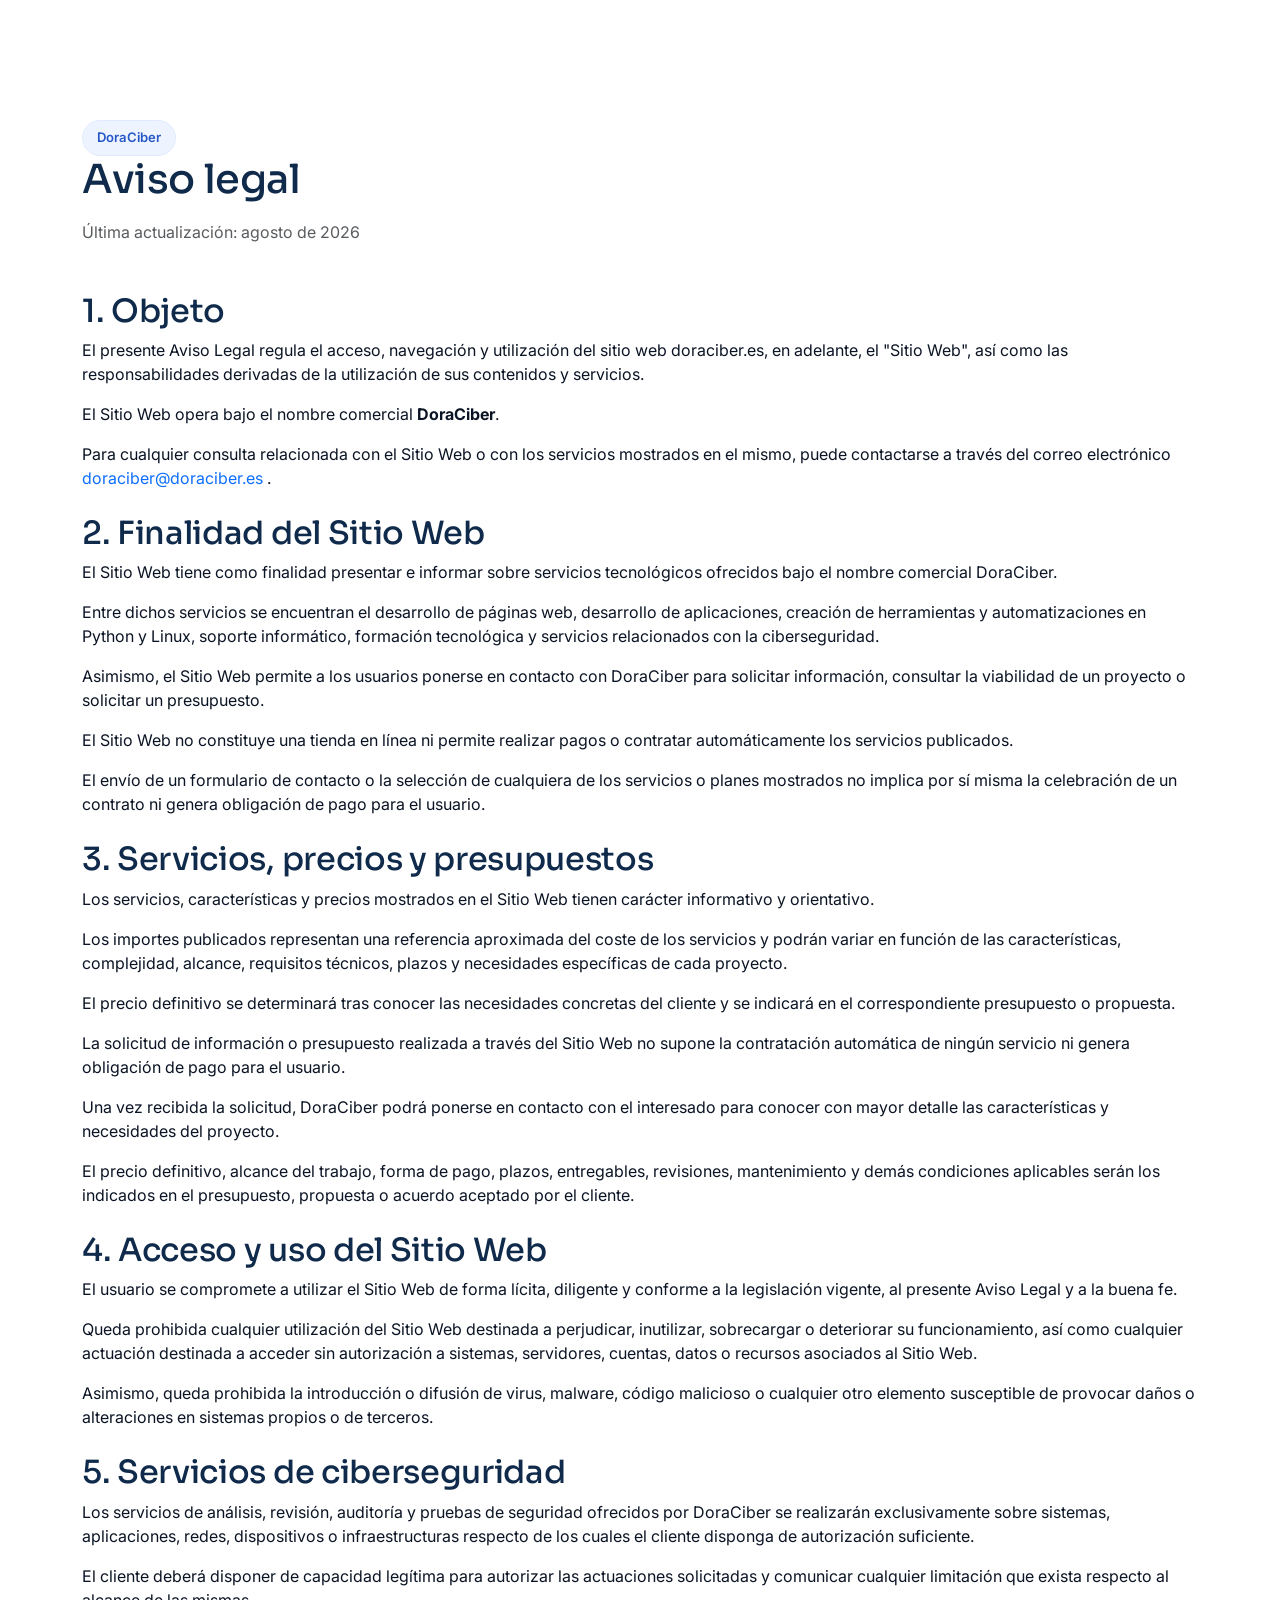
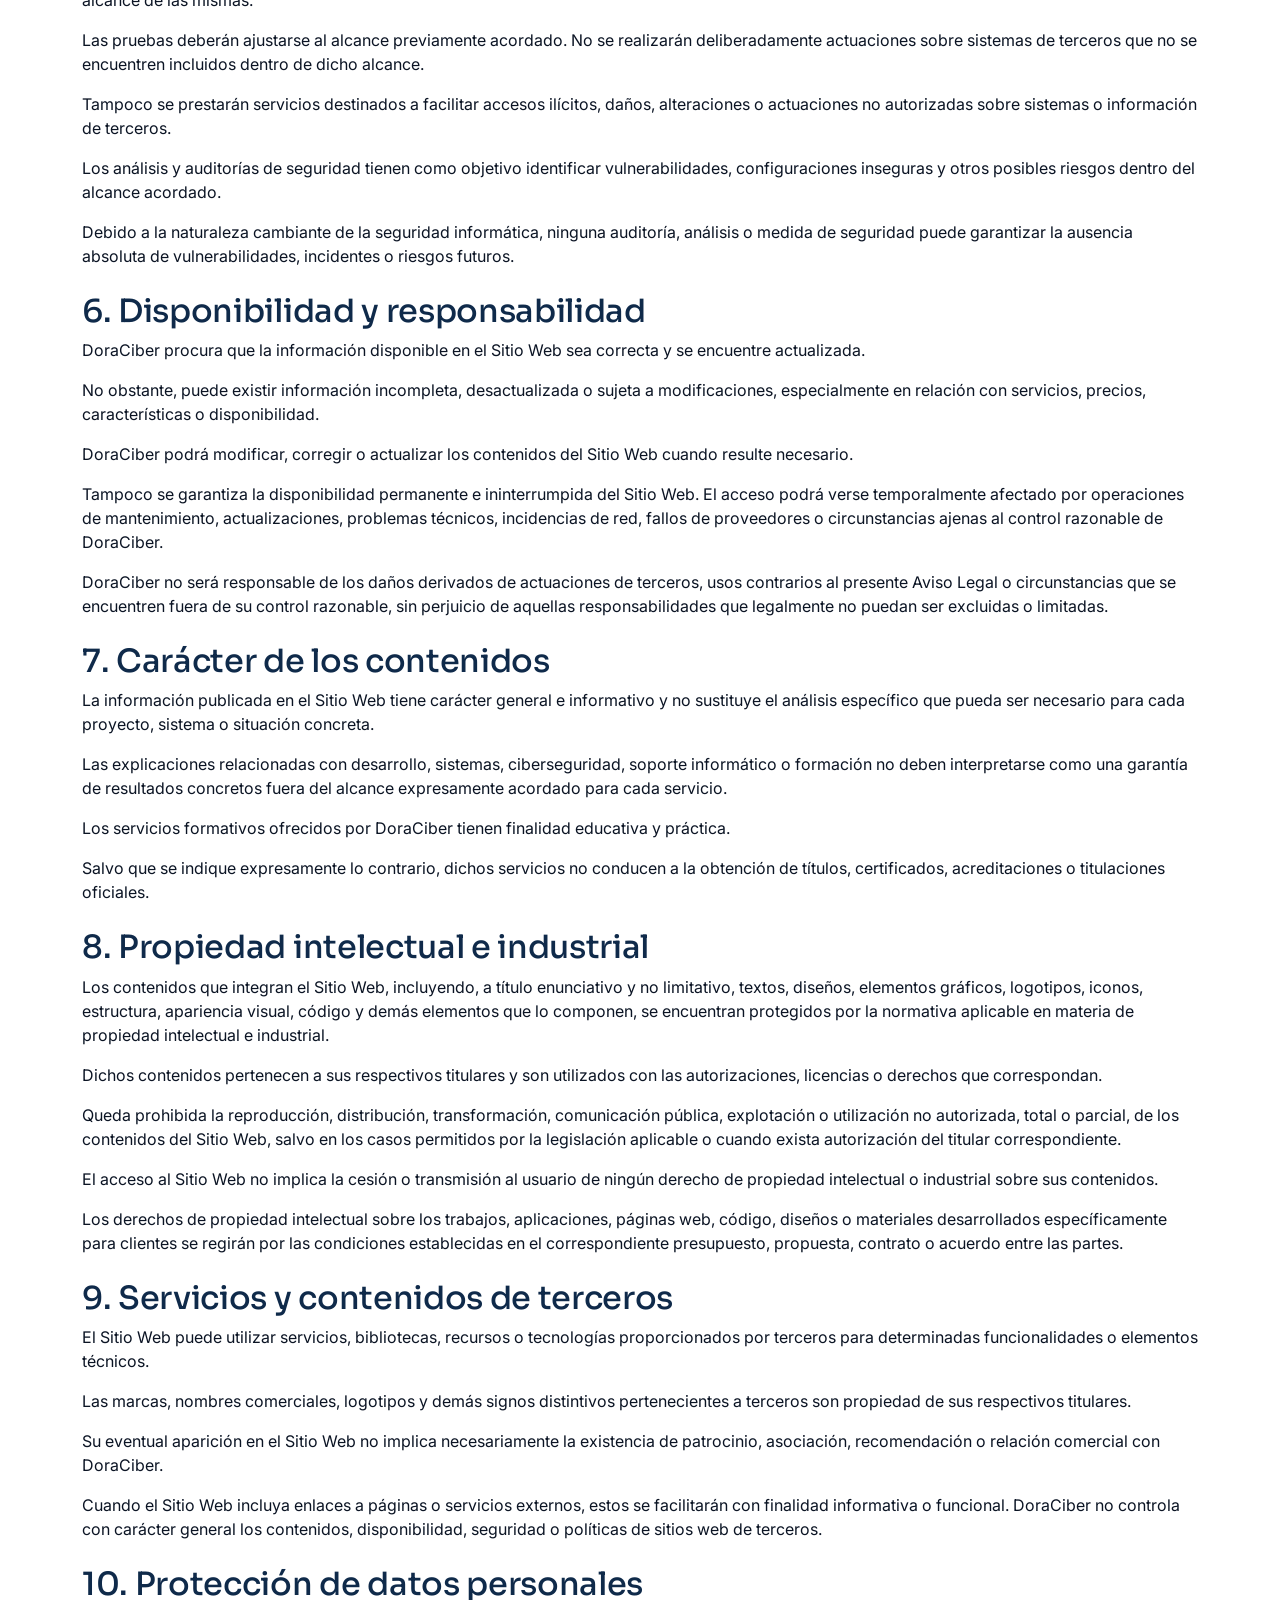
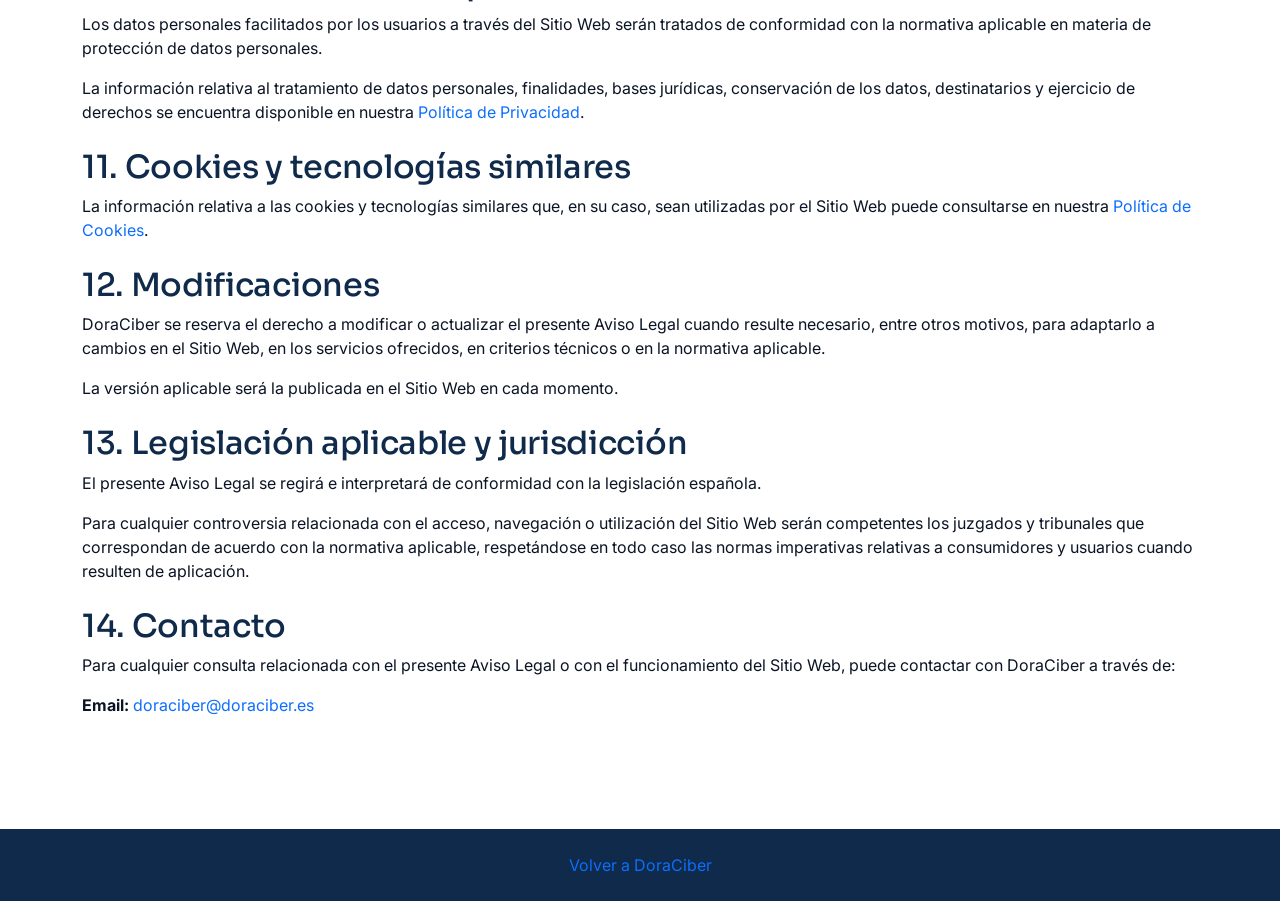
<file: aviso-legal.html>
<!DOCTYPE html>
<html lang="es">

<head>
<meta charset="UTF-8">
<meta name="viewport" content="width=device-width, initial-scale=1.0">

<title>Aviso legal · DoraCiber</title>

<link rel="preconnect" href="https://fonts.googleapis.com">
<link rel="preconnect" href="https://fonts.gstatic.com" crossorigin>

<link
    href="https://fonts.googleapis.com/css2?family=Sora:wght@400;600;700;800&family=Inter:wght@400;500;600;700&display=swap"
    rel="stylesheet"
>

<link
    href="https://cdn.jsdelivr.net/npm/bootstrap@5.3.3/dist/css/bootstrap.min.css"
    rel="stylesheet"
>

<link rel="stylesheet" href="css/style.css">
</head>

<body>

<main class="section" style="padding-top:120px;">

    <div class="container">

        <span class="eyebrow eyebrow-dark">DoraCiber</span>

        <h1>Aviso legal</h1>

        <p class="text-muted mt-3">
            Última actualización: agosto de 2026
        </p>


        <!-- ===================== OBJETO ===================== -->

        <h2 class="mt-5">1. Objeto</h2>

        <p>
            El presente Aviso Legal regula el acceso, navegación y utilización
            del sitio web doraciber.es, en adelante, el "Sitio Web", así como
            las responsabilidades derivadas de la utilización de sus contenidos
            y servicios.
        </p>

        <p>
            El Sitio Web opera bajo el nombre comercial
            <strong>DoraCiber</strong>.
        </p>

        <p>
            Para cualquier consulta relacionada con el Sitio Web o con los
            servicios mostrados en el mismo, puede contactarse a través del
            correo electrónico
            <a href="mailto:doraciber@doraciber.es">
                doraciber@doraciber.es
            </a>.
        </p>


        <!-- ===================== FINALIDAD ===================== -->

        <h2 class="mt-4">2. Finalidad del Sitio Web</h2>

        <p>
            El Sitio Web tiene como finalidad presentar e informar sobre
            servicios tecnológicos ofrecidos bajo el nombre comercial
            DoraCiber.
        </p>

        <p>
            Entre dichos servicios se encuentran el desarrollo de páginas web,
            desarrollo de aplicaciones, creación de herramientas y
            automatizaciones en Python y Linux, soporte informático, formación
            tecnológica y servicios relacionados con la ciberseguridad.
        </p>

        <p>
            Asimismo, el Sitio Web permite a los usuarios ponerse en contacto
            con DoraCiber para solicitar información, consultar la viabilidad
            de un proyecto o solicitar un presupuesto.
        </p>

        <p>
            El Sitio Web no constituye una tienda en línea ni permite realizar
            pagos o contratar automáticamente los servicios publicados.
        </p>

        <p>
            El envío de un formulario de contacto o la selección de cualquiera
            de los servicios o planes mostrados no implica por sí misma la
            celebración de un contrato ni genera obligación de pago para el
            usuario.
        </p>


        <!-- ===================== SERVICIOS Y PRECIOS ===================== -->

        <h2 class="mt-4">3. Servicios, precios y presupuestos</h2>

        <p>
            Los servicios, características y precios mostrados en el Sitio Web
            tienen carácter informativo y orientativo.
        </p>

        <p>
            Los importes publicados representan una referencia aproximada del
            coste de los servicios y podrán variar en función de las
            características, complejidad, alcance, requisitos técnicos,
            plazos y necesidades específicas de cada proyecto.
        </p>

        <p>
            El precio definitivo se determinará tras conocer las necesidades
            concretas del cliente y se indicará en el correspondiente
            presupuesto o propuesta.
        </p>

        <p>
            La solicitud de información o presupuesto realizada a través del
            Sitio Web no supone la contratación automática de ningún servicio
            ni genera obligación de pago para el usuario.
        </p>

        <p>
            Una vez recibida la solicitud, DoraCiber podrá ponerse en contacto
            con el interesado para conocer con mayor detalle las características
            y necesidades del proyecto.
        </p>

        <p>
            El precio definitivo, alcance del trabajo, forma de pago, plazos,
            entregables, revisiones, mantenimiento y demás condiciones
            aplicables serán los indicados en el presupuesto, propuesta o
            acuerdo aceptado por el cliente.
        </p>


        <!-- ===================== ACCESO Y USO ===================== -->

        <h2 class="mt-4">4. Acceso y uso del Sitio Web</h2>

        <p>
            El usuario se compromete a utilizar el Sitio Web de forma lícita,
            diligente y conforme a la legislación vigente, al presente Aviso
            Legal y a la buena fe.
        </p>

        <p>
            Queda prohibida cualquier utilización del Sitio Web destinada a
            perjudicar, inutilizar, sobrecargar o deteriorar su funcionamiento,
            así como cualquier actuación destinada a acceder sin autorización
            a sistemas, servidores, cuentas, datos o recursos asociados al
            Sitio Web.
        </p>

        <p>
            Asimismo, queda prohibida la introducción o difusión de virus,
            malware, código malicioso o cualquier otro elemento susceptible
            de provocar daños o alteraciones en sistemas propios o de terceros.
        </p>


        <!-- ===================== CIBERSEGURIDAD ===================== -->

        <h2 class="mt-4">5. Servicios de ciberseguridad</h2>

        <p>
            Los servicios de análisis, revisión, auditoría y pruebas de
            seguridad ofrecidos por DoraCiber se realizarán exclusivamente
            sobre sistemas, aplicaciones, redes, dispositivos o
            infraestructuras respecto de los cuales el cliente disponga de
            autorización suficiente.
        </p>

        <p>
            El cliente deberá disponer de capacidad legítima para autorizar
            las actuaciones solicitadas y comunicar cualquier limitación que
            exista respecto al alcance de las mismas.
        </p>

        <p>
            Las pruebas deberán ajustarse al alcance previamente acordado.
            No se realizarán deliberadamente actuaciones sobre sistemas de
            terceros que no se encuentren incluidos dentro de dicho alcance.
        </p>

        <p>
            Tampoco se prestarán servicios destinados a facilitar accesos
            ilícitos, daños, alteraciones o actuaciones no autorizadas sobre
            sistemas o información de terceros.
        </p>

        <p>
            Los análisis y auditorías de seguridad tienen como objetivo
            identificar vulnerabilidades, configuraciones inseguras y otros
            posibles riesgos dentro del alcance acordado.
        </p>

        <p>
            Debido a la naturaleza cambiante de la seguridad informática,
            ninguna auditoría, análisis o medida de seguridad puede garantizar
            la ausencia absoluta de vulnerabilidades, incidentes o riesgos
            futuros.
        </p>


        <!-- ===================== RESPONSABILIDAD ===================== -->

        <h2 class="mt-4">6. Disponibilidad y responsabilidad</h2>

        <p>
            DoraCiber procura que la información disponible en el Sitio Web
            sea correcta y se encuentre actualizada.
        </p>

        <p>
            No obstante, puede existir información incompleta, desactualizada
            o sujeta a modificaciones, especialmente en relación con servicios,
            precios, características o disponibilidad.
        </p>

        <p>
            DoraCiber podrá modificar, corregir o actualizar los contenidos
            del Sitio Web cuando resulte necesario.
        </p>

        <p>
            Tampoco se garantiza la disponibilidad permanente e ininterrumpida
            del Sitio Web. El acceso podrá verse temporalmente afectado por
            operaciones de mantenimiento, actualizaciones, problemas técnicos,
            incidencias de red, fallos de proveedores o circunstancias ajenas
            al control razonable de DoraCiber.
        </p>

        <p>
            DoraCiber no será responsable de los daños derivados de actuaciones
            de terceros, usos contrarios al presente Aviso Legal o
            circunstancias que se encuentren fuera de su control razonable,
            sin perjuicio de aquellas responsabilidades que legalmente no
            puedan ser excluidas o limitadas.
        </p>


        <!-- ===================== CONTENIDOS ===================== -->

        <h2 class="mt-4">7. Carácter de los contenidos</h2>

        <p>
            La información publicada en el Sitio Web tiene carácter general
            e informativo y no sustituye el análisis específico que pueda ser
            necesario para cada proyecto, sistema o situación concreta.
        </p>

        <p>
            Las explicaciones relacionadas con desarrollo, sistemas,
            ciberseguridad, soporte informático o formación no deben
            interpretarse como una garantía de resultados concretos fuera
            del alcance expresamente acordado para cada servicio.
        </p>

        <p>
            Los servicios formativos ofrecidos por DoraCiber tienen finalidad
            educativa y práctica.
        </p>

        <p>
            Salvo que se indique expresamente lo contrario, dichos servicios
            no conducen a la obtención de títulos, certificados, acreditaciones
            o titulaciones oficiales.
        </p>


        <!-- ===================== PROPIEDAD INTELECTUAL ===================== -->

        <h2 class="mt-4">8. Propiedad intelectual e industrial</h2>

        <p>
            Los contenidos que integran el Sitio Web, incluyendo, a título
            enunciativo y no limitativo, textos, diseños, elementos gráficos,
            logotipos, iconos, estructura, apariencia visual, código y demás
            elementos que lo componen, se encuentran protegidos por la
            normativa aplicable en materia de propiedad intelectual e
            industrial.
        </p>

        <p>
            Dichos contenidos pertenecen a sus respectivos titulares y son
            utilizados con las autorizaciones, licencias o derechos que
            correspondan.
        </p>

        <p>
            Queda prohibida la reproducción, distribución, transformación,
            comunicación pública, explotación o utilización no autorizada,
            total o parcial, de los contenidos del Sitio Web, salvo en los
            casos permitidos por la legislación aplicable o cuando exista
            autorización del titular correspondiente.
        </p>

        <p>
            El acceso al Sitio Web no implica la cesión o transmisión al
            usuario de ningún derecho de propiedad intelectual o industrial
            sobre sus contenidos.
        </p>

        <p>
            Los derechos de propiedad intelectual sobre los trabajos,
            aplicaciones, páginas web, código, diseños o materiales
            desarrollados específicamente para clientes se regirán por las
            condiciones establecidas en el correspondiente presupuesto,
            propuesta, contrato o acuerdo entre las partes.
        </p>


        <!-- ===================== TERCEROS ===================== -->

        <h2 class="mt-4">9. Servicios y contenidos de terceros</h2>

        <p>
            El Sitio Web puede utilizar servicios, bibliotecas, recursos o
            tecnologías proporcionados por terceros para determinadas
            funcionalidades o elementos técnicos.
        </p>

        <p>
            Las marcas, nombres comerciales, logotipos y demás signos
            distintivos pertenecientes a terceros son propiedad de sus
            respectivos titulares.
        </p>

        <p>
            Su eventual aparición en el Sitio Web no implica necesariamente
            la existencia de patrocinio, asociación, recomendación o relación
            comercial con DoraCiber.
        </p>

        <p>
            Cuando el Sitio Web incluya enlaces a páginas o servicios externos,
            estos se facilitarán con finalidad informativa o funcional.
            DoraCiber no controla con carácter general los contenidos,
            disponibilidad, seguridad o políticas de sitios web de terceros.
        </p>


        <!-- ===================== PROTECCIÓN DE DATOS ===================== -->

        <h2 class="mt-4">10. Protección de datos personales</h2>

        <p>
            Los datos personales facilitados por los usuarios a través del
            Sitio Web serán tratados de conformidad con la normativa aplicable
            en materia de protección de datos personales.
        </p>

        <p>
            La información relativa al tratamiento de datos personales,
            finalidades, bases jurídicas, conservación de los datos,
            destinatarios y ejercicio de derechos se encuentra disponible
            en nuestra
            <a href="privacidad.html">Política de Privacidad</a>.
        </p>


        <!-- ===================== COOKIES ===================== -->

        <h2 class="mt-4">11. Cookies y tecnologías similares</h2>

        <p>
            La información relativa a las cookies y tecnologías similares que,
            en su caso, sean utilizadas por el Sitio Web puede consultarse en
            nuestra
            <a href="cookies.html">Política de Cookies</a>.
        </p>


        <!-- ===================== MODIFICACIONES ===================== -->

        <h2 class="mt-4">12. Modificaciones</h2>

        <p>
            DoraCiber se reserva el derecho a modificar o actualizar el presente
            Aviso Legal cuando resulte necesario, entre otros motivos, para
            adaptarlo a cambios en el Sitio Web, en los servicios ofrecidos,
            en criterios técnicos o en la normativa aplicable.
        </p>

        <p>
            La versión aplicable será la publicada en el Sitio Web en cada
            momento.
        </p>


        <!-- ===================== LEGISLACIÓN ===================== -->

        <h2 class="mt-4">13. Legislación aplicable y jurisdicción</h2>

        <p>
            El presente Aviso Legal se regirá e interpretará de conformidad
            con la legislación española.
        </p>

        <p>
            Para cualquier controversia relacionada con el acceso, navegación
            o utilización del Sitio Web serán competentes los juzgados y
            tribunales que correspondan de acuerdo con la normativa aplicable,
            respetándose en todo caso las normas imperativas relativas a
            consumidores y usuarios cuando resulten de aplicación.
        </p>


        <!-- ===================== CONTACTO ===================== -->

        <h2 class="mt-4">14. Contacto</h2>

        <p>
            Para cualquier consulta relacionada con el presente Aviso Legal
            o con el funcionamiento del Sitio Web, puede contactar con
            DoraCiber a través de:
        </p>

        <p>
            <strong>Email:</strong>
            <a href="mailto:doraciber@doraciber.es">
                doraciber@doraciber.es
            </a>
        </p>

    </div>

</main>


<footer class="footer">

    <div class="container text-center py-4">

        <a href="index.html">Volver a DoraCiber</a>

    </div>

</footer>

</body>

</html>
</file>
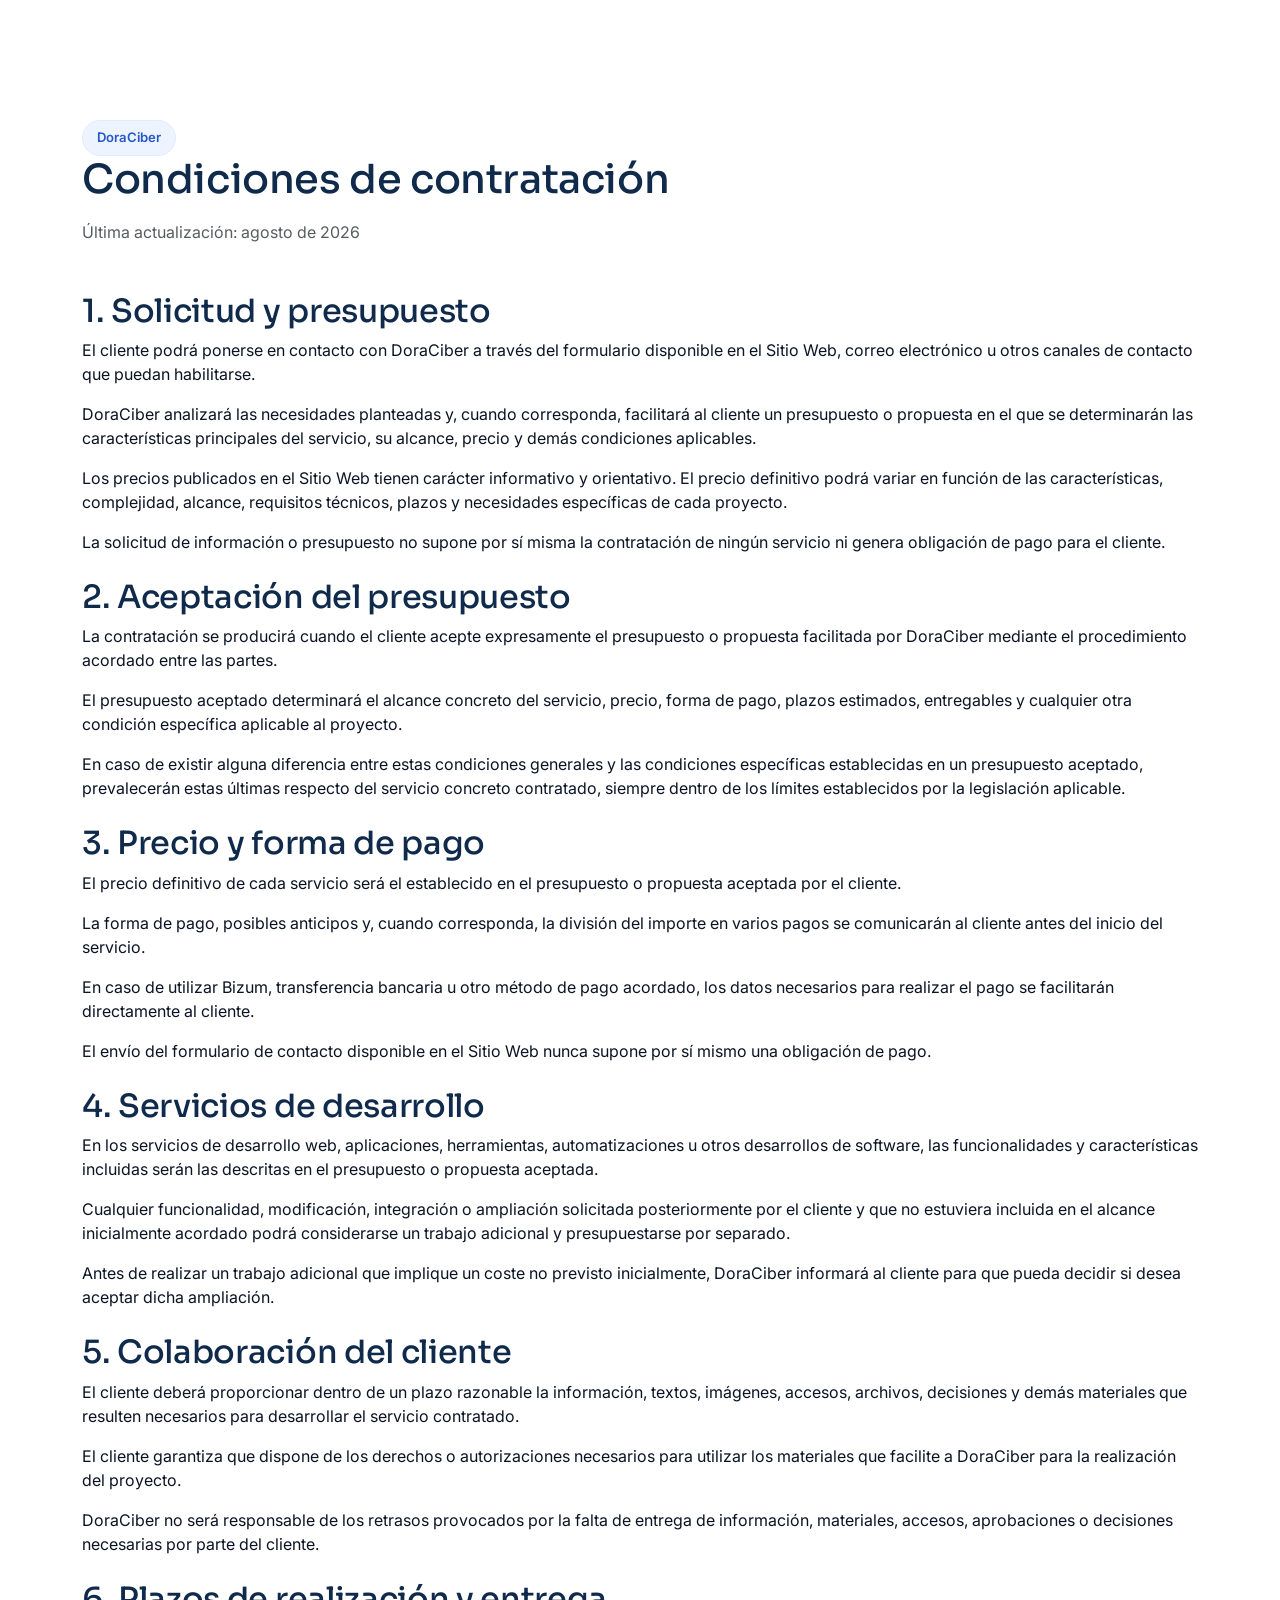
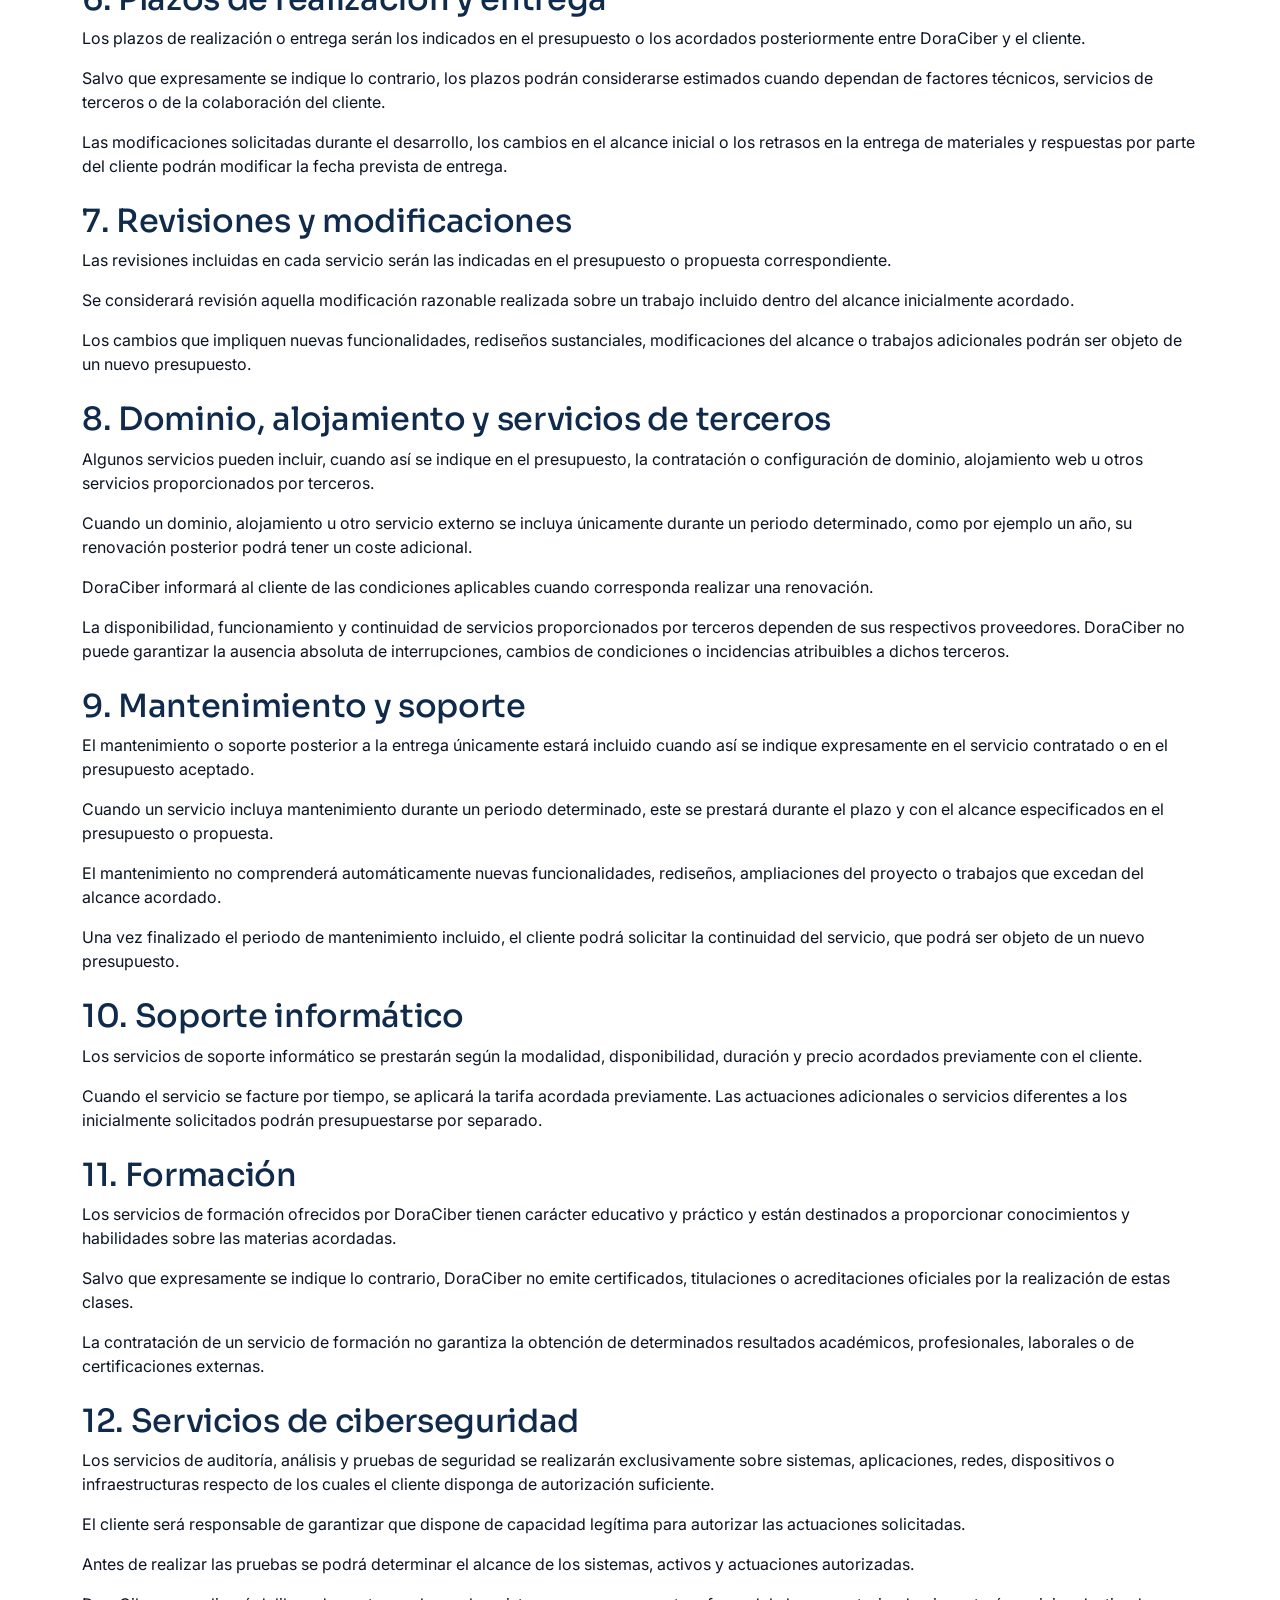
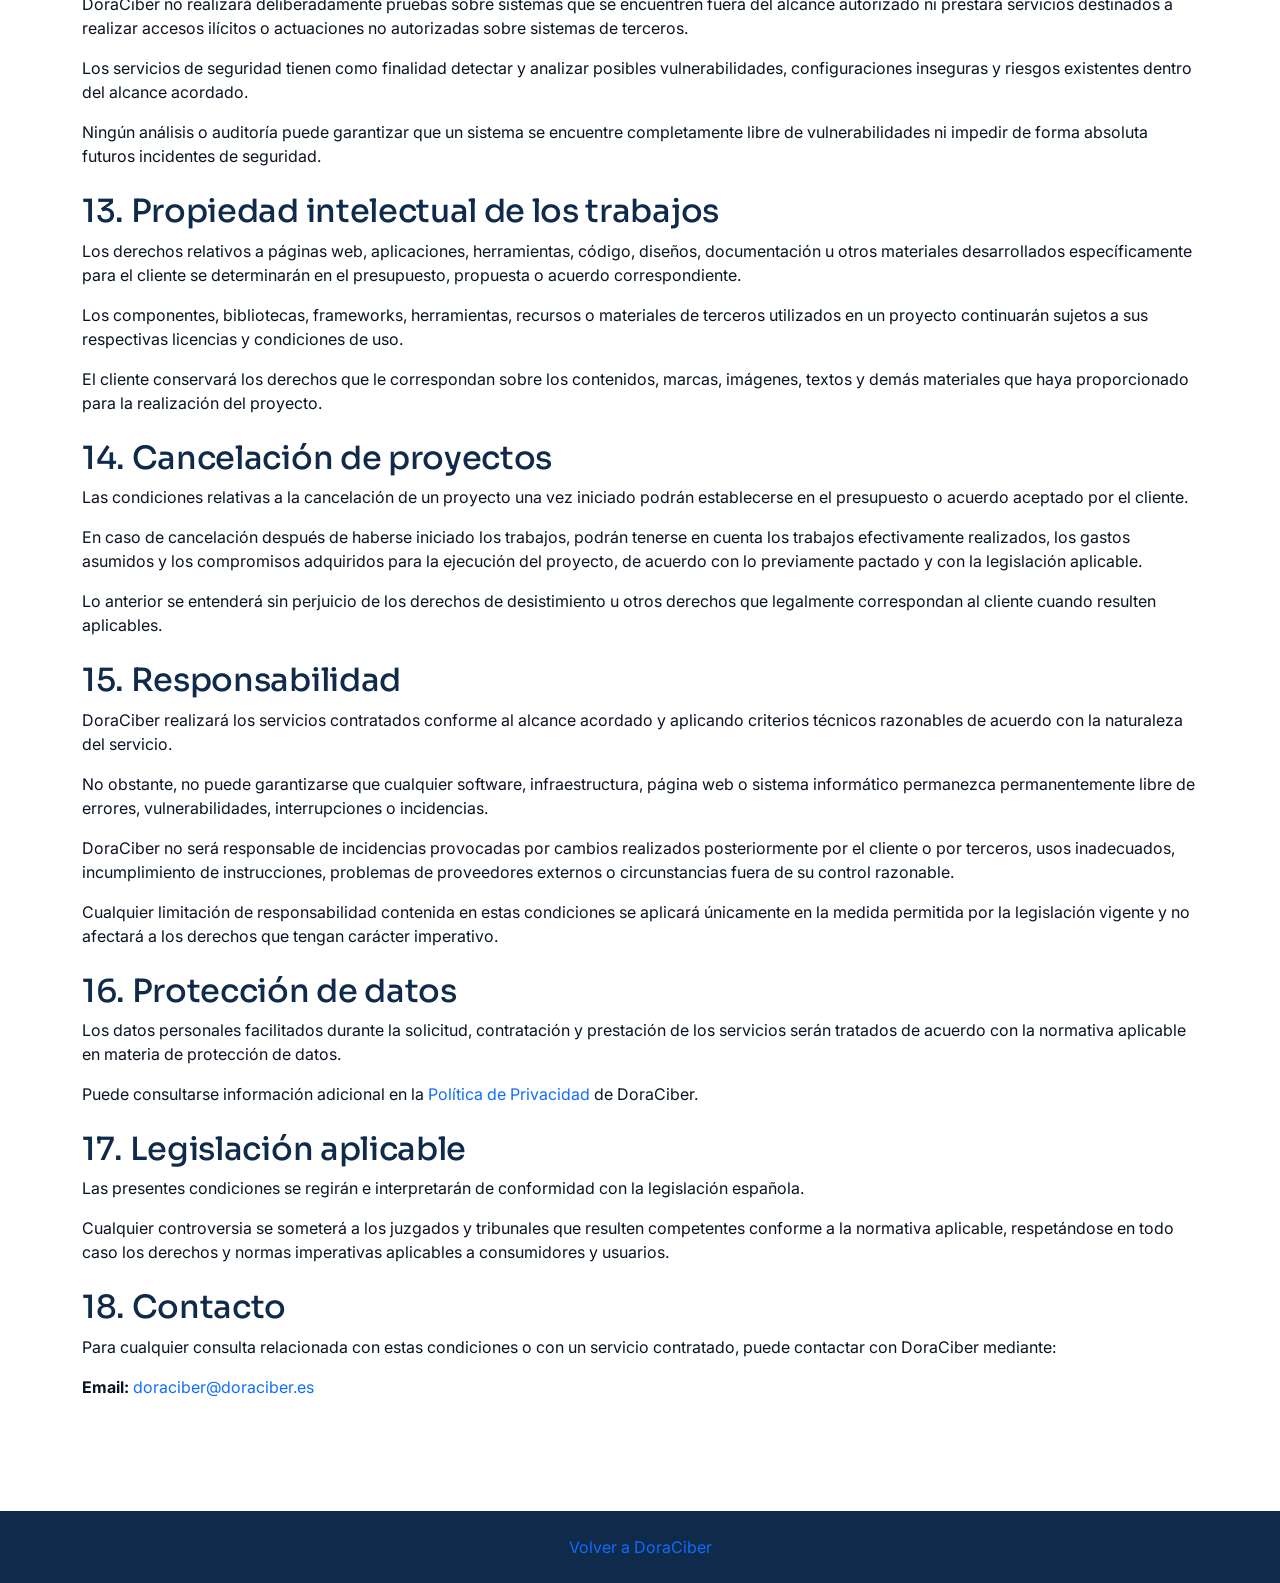
<file: condiciones.html>
<!DOCTYPE html>
<html lang="es">

<head>
<meta charset="UTF-8">
<meta name="viewport" content="width=device-width, initial-scale=1.0">

<title>Condiciones de contratación · DoraCiber</title>

<link rel="preconnect" href="https://fonts.googleapis.com">
<link rel="preconnect" href="https://fonts.gstatic.com" crossorigin>

<link href="https://fonts.googleapis.com/css2?family=Sora:wght@400;600;700;800&family=Inter:wght@400;500;600;700&display=swap" rel="stylesheet">

<link href="https://cdn.jsdelivr.net/npm/bootstrap@5.3.3/dist/css/bootstrap.min.css" rel="stylesheet">

<link rel="stylesheet" href="css/style.css">
</head>

<body>

<main class="section" style="padding-top:120px;">

    <div class="container">

        <span class="eyebrow eyebrow-dark">DoraCiber</span>

        <h1>Condiciones de contratación</h1>

        <p class="text-muted mt-3">
            Última actualización: agosto de 2026
        </p>


        <!-- ===================== SOLICITUD Y PRESUPUESTO ===================== -->

        <h2 class="mt-5">1. Solicitud y presupuesto</h2>

        <p>
            El cliente podrá ponerse en contacto con DoraCiber a través del
            formulario disponible en el Sitio Web, correo electrónico u otros
            canales de contacto que puedan habilitarse.
        </p>

        <p>
            DoraCiber analizará las necesidades planteadas y, cuando corresponda,
            facilitará al cliente un presupuesto o propuesta en el que se
            determinarán las características principales del servicio, su
            alcance, precio y demás condiciones aplicables.
        </p>

        <p>
            Los precios publicados en el Sitio Web tienen carácter informativo
            y orientativo. El precio definitivo podrá variar en función de las
            características, complejidad, alcance, requisitos técnicos, plazos
            y necesidades específicas de cada proyecto.
        </p>

        <p>
            La solicitud de información o presupuesto no supone por sí misma
            la contratación de ningún servicio ni genera obligación de pago
            para el cliente.
        </p>


        <!-- ===================== ACEPTACIÓN ===================== -->

        <h2 class="mt-4">2. Aceptación del presupuesto</h2>

        <p>
            La contratación se producirá cuando el cliente acepte expresamente
            el presupuesto o propuesta facilitada por DoraCiber mediante el
            procedimiento acordado entre las partes.
        </p>

        <p>
            El presupuesto aceptado determinará el alcance concreto del servicio,
            precio, forma de pago, plazos estimados, entregables y cualquier otra
            condición específica aplicable al proyecto.
        </p>

        <p>
            En caso de existir alguna diferencia entre estas condiciones
            generales y las condiciones específicas establecidas en un
            presupuesto aceptado, prevalecerán estas últimas respecto del
            servicio concreto contratado, siempre dentro de los límites
            establecidos por la legislación aplicable.
        </p>


        <!-- ===================== PAGO ===================== -->

        <h2 class="mt-4">3. Precio y forma de pago</h2>

        <p>
            El precio definitivo de cada servicio será el establecido en el
            presupuesto o propuesta aceptada por el cliente.
        </p>

        <p>
            La forma de pago, posibles anticipos y, cuando corresponda, la
            división del importe en varios pagos se comunicarán al cliente
            antes del inicio del servicio.
        </p>

        <p>
            En caso de utilizar Bizum, transferencia bancaria u otro método
            de pago acordado, los datos necesarios para realizar el pago se
            facilitarán directamente al cliente.
        </p>

        <p>
            El envío del formulario de contacto disponible en el Sitio Web
            nunca supone por sí mismo una obligación de pago.
        </p>


        <!-- ===================== DESARROLLO ===================== -->

        <h2 class="mt-4">4. Servicios de desarrollo</h2>

        <p>
            En los servicios de desarrollo web, aplicaciones, herramientas,
            automatizaciones u otros desarrollos de software, las funcionalidades
            y características incluidas serán las descritas en el presupuesto
            o propuesta aceptada.
        </p>

        <p>
            Cualquier funcionalidad, modificación, integración o ampliación
            solicitada posteriormente por el cliente y que no estuviera
            incluida en el alcance inicialmente acordado podrá considerarse
            un trabajo adicional y presupuestarse por separado.
        </p>

        <p>
            Antes de realizar un trabajo adicional que implique un coste no
            previsto inicialmente, DoraCiber informará al cliente para que
            pueda decidir si desea aceptar dicha ampliación.
        </p>


        <!-- ===================== CLIENTE ===================== -->

        <h2 class="mt-4">5. Colaboración del cliente</h2>

        <p>
            El cliente deberá proporcionar dentro de un plazo razonable la
            información, textos, imágenes, accesos, archivos, decisiones y
            demás materiales que resulten necesarios para desarrollar el
            servicio contratado.
        </p>

        <p>
            El cliente garantiza que dispone de los derechos o autorizaciones
            necesarios para utilizar los materiales que facilite a DoraCiber
            para la realización del proyecto.
        </p>

        <p>
            DoraCiber no será responsable de los retrasos provocados por la
            falta de entrega de información, materiales, accesos, aprobaciones
            o decisiones necesarias por parte del cliente.
        </p>


        <!-- ===================== PLAZOS ===================== -->

        <h2 class="mt-4">6. Plazos de realización y entrega</h2>

        <p>
            Los plazos de realización o entrega serán los indicados en el
            presupuesto o los acordados posteriormente entre DoraCiber y el
            cliente.
        </p>

        <p>
            Salvo que expresamente se indique lo contrario, los plazos podrán
            considerarse estimados cuando dependan de factores técnicos,
            servicios de terceros o de la colaboración del cliente.
        </p>

        <p>
            Las modificaciones solicitadas durante el desarrollo, los cambios
            en el alcance inicial o los retrasos en la entrega de materiales
            y respuestas por parte del cliente podrán modificar la fecha
            prevista de entrega.
        </p>


        <!-- ===================== REVISIONES ===================== -->

        <h2 class="mt-4">7. Revisiones y modificaciones</h2>

        <p>
            Las revisiones incluidas en cada servicio serán las indicadas en
            el presupuesto o propuesta correspondiente.
        </p>

        <p>
            Se considerará revisión aquella modificación razonable realizada
            sobre un trabajo incluido dentro del alcance inicialmente acordado.
        </p>

        <p>
            Los cambios que impliquen nuevas funcionalidades, rediseños
            sustanciales, modificaciones del alcance o trabajos adicionales
            podrán ser objeto de un nuevo presupuesto.
        </p>


        <!-- ===================== HOSTING Y DOMINIO ===================== -->

        <h2 class="mt-4">8. Dominio, alojamiento y servicios de terceros</h2>

        <p>
            Algunos servicios pueden incluir, cuando así se indique en el
            presupuesto, la contratación o configuración de dominio,
            alojamiento web u otros servicios proporcionados por terceros.
        </p>

        <p>
            Cuando un dominio, alojamiento u otro servicio externo se incluya
            únicamente durante un periodo determinado, como por ejemplo un
            año, su renovación posterior podrá tener un coste adicional.
        </p>

        <p>
            DoraCiber informará al cliente de las condiciones aplicables cuando
            corresponda realizar una renovación.
        </p>

        <p>
            La disponibilidad, funcionamiento y continuidad de servicios
            proporcionados por terceros dependen de sus respectivos proveedores.
            DoraCiber no puede garantizar la ausencia absoluta de interrupciones,
            cambios de condiciones o incidencias atribuibles a dichos terceros.
        </p>


        <!-- ===================== MANTENIMIENTO ===================== -->

        <h2 class="mt-4">9. Mantenimiento y soporte</h2>

        <p>
            El mantenimiento o soporte posterior a la entrega únicamente estará
            incluido cuando así se indique expresamente en el servicio contratado
            o en el presupuesto aceptado.
        </p>

        <p>
            Cuando un servicio incluya mantenimiento durante un periodo
            determinado, este se prestará durante el plazo y con el alcance
            especificados en el presupuesto o propuesta.
        </p>

        <p>
            El mantenimiento no comprenderá automáticamente nuevas
            funcionalidades, rediseños, ampliaciones del proyecto o trabajos
            que excedan del alcance acordado.
        </p>

        <p>
            Una vez finalizado el periodo de mantenimiento incluido, el cliente
            podrá solicitar la continuidad del servicio, que podrá ser objeto
            de un nuevo presupuesto.
        </p>


        <!-- ===================== SOPORTE IT ===================== -->

        <h2 class="mt-4">10. Soporte informático</h2>

        <p>
            Los servicios de soporte informático se prestarán según la
            modalidad, disponibilidad, duración y precio acordados previamente
            con el cliente.
        </p>

        <p>
            Cuando el servicio se facture por tiempo, se aplicará la tarifa
            acordada previamente. Las actuaciones adicionales o servicios
            diferentes a los inicialmente solicitados podrán presupuestarse
            por separado.
        </p>


        <!-- ===================== FORMACIÓN ===================== -->

        <h2 class="mt-4">11. Formación</h2>

        <p>
            Los servicios de formación ofrecidos por DoraCiber tienen carácter
            educativo y práctico y están destinados a proporcionar conocimientos
            y habilidades sobre las materias acordadas.
        </p>

        <p>
            Salvo que expresamente se indique lo contrario, DoraCiber no emite
            certificados, titulaciones o acreditaciones oficiales por la
            realización de estas clases.
        </p>

        <p>
            La contratación de un servicio de formación no garantiza la
            obtención de determinados resultados académicos, profesionales,
            laborales o de certificaciones externas.
        </p>


        <!-- ===================== CIBERSEGURIDAD ===================== -->

        <h2 class="mt-4">12. Servicios de ciberseguridad</h2>

        <p>
            Los servicios de auditoría, análisis y pruebas de seguridad se
            realizarán exclusivamente sobre sistemas, aplicaciones, redes,
            dispositivos o infraestructuras respecto de los cuales el cliente
            disponga de autorización suficiente.
        </p>

        <p>
            El cliente será responsable de garantizar que dispone de capacidad
            legítima para autorizar las actuaciones solicitadas.
        </p>

        <p>
            Antes de realizar las pruebas se podrá determinar el alcance de
            los sistemas, activos y actuaciones autorizadas.
        </p>

        <p>
            DoraCiber no realizará deliberadamente pruebas sobre sistemas que
            se encuentren fuera del alcance autorizado ni prestará servicios
            destinados a realizar accesos ilícitos o actuaciones no autorizadas
            sobre sistemas de terceros.
        </p>

        <p>
            Los servicios de seguridad tienen como finalidad detectar y analizar
            posibles vulnerabilidades, configuraciones inseguras y riesgos
            existentes dentro del alcance acordado.
        </p>

        <p>
            Ningún análisis o auditoría puede garantizar que un sistema se
            encuentre completamente libre de vulnerabilidades ni impedir de
            forma absoluta futuros incidentes de seguridad.
        </p>


        <!-- ===================== PROPIEDAD INTELECTUAL ===================== -->

        <h2 class="mt-4">13. Propiedad intelectual de los trabajos</h2>

        <p>
            Los derechos relativos a páginas web, aplicaciones, herramientas,
            código, diseños, documentación u otros materiales desarrollados
            específicamente para el cliente se determinarán en el presupuesto,
            propuesta o acuerdo correspondiente.
        </p>

        <p>
            Los componentes, bibliotecas, frameworks, herramientas, recursos
            o materiales de terceros utilizados en un proyecto continuarán
            sujetos a sus respectivas licencias y condiciones de uso.
        </p>

        <p>
            El cliente conservará los derechos que le correspondan sobre los
            contenidos, marcas, imágenes, textos y demás materiales que haya
            proporcionado para la realización del proyecto.
        </p>


        <!-- ===================== CANCELACIÓN ===================== -->

        <h2 class="mt-4">14. Cancelación de proyectos</h2>

        <p>
            Las condiciones relativas a la cancelación de un proyecto una vez
            iniciado podrán establecerse en el presupuesto o acuerdo aceptado
            por el cliente.
        </p>

        <p>
            En caso de cancelación después de haberse iniciado los trabajos,
            podrán tenerse en cuenta los trabajos efectivamente realizados,
            los gastos asumidos y los compromisos adquiridos para la ejecución
            del proyecto, de acuerdo con lo previamente pactado y con la
            legislación aplicable.
        </p>

        <p>
            Lo anterior se entenderá sin perjuicio de los derechos de
            desistimiento u otros derechos que legalmente correspondan al
            cliente cuando resulten aplicables.
        </p>


        <!-- ===================== RESPONSABILIDAD ===================== -->

        <h2 class="mt-4">15. Responsabilidad</h2>

        <p>
            DoraCiber realizará los servicios contratados conforme al alcance
            acordado y aplicando criterios técnicos razonables de acuerdo con
            la naturaleza del servicio.
        </p>

        <p>
            No obstante, no puede garantizarse que cualquier software,
            infraestructura, página web o sistema informático permanezca
            permanentemente libre de errores, vulnerabilidades, interrupciones
            o incidencias.
        </p>

        <p>
            DoraCiber no será responsable de incidencias provocadas por cambios
            realizados posteriormente por el cliente o por terceros, usos
            inadecuados, incumplimiento de instrucciones, problemas de
            proveedores externos o circunstancias fuera de su control
            razonable.
        </p>

        <p>
            Cualquier limitación de responsabilidad contenida en estas
            condiciones se aplicará únicamente en la medida permitida por
            la legislación vigente y no afectará a los derechos que tengan
            carácter imperativo.
        </p>


        <!-- ===================== DATOS ===================== -->

        <h2 class="mt-4">16. Protección de datos</h2>

        <p>
            Los datos personales facilitados durante la solicitud, contratación
            y prestación de los servicios serán tratados de acuerdo con la
            normativa aplicable en materia de protección de datos.
        </p>

        <p>
            Puede consultarse información adicional en la
            <a href="privacidad.html">Política de Privacidad</a>
            de DoraCiber.
        </p>


        <!-- ===================== LEGISLACIÓN ===================== -->

        <h2 class="mt-4">17. Legislación aplicable</h2>

        <p>
            Las presentes condiciones se regirán e interpretarán de conformidad
            con la legislación española.
        </p>

        <p>
            Cualquier controversia se someterá a los juzgados y tribunales que
            resulten competentes conforme a la normativa aplicable, respetándose
            en todo caso los derechos y normas imperativas aplicables a
            consumidores y usuarios.
        </p>


        <!-- ===================== CONTACTO ===================== -->

        <h2 class="mt-4">18. Contacto</h2>

        <p>
            Para cualquier consulta relacionada con estas condiciones o con
            un servicio contratado, puede contactar con DoraCiber mediante:
        </p>

        <p>
            <strong>Email:</strong>
            <a href="mailto:doraciber@doraciber.es">
                doraciber@doraciber.es
            </a>
        </p>

    </div>

</main>


<footer class="footer">

    <div class="container text-center py-4">

        <a href="index.html">Volver a DoraCiber</a>

    </div>

</footer>

</body>

</html>
</file>
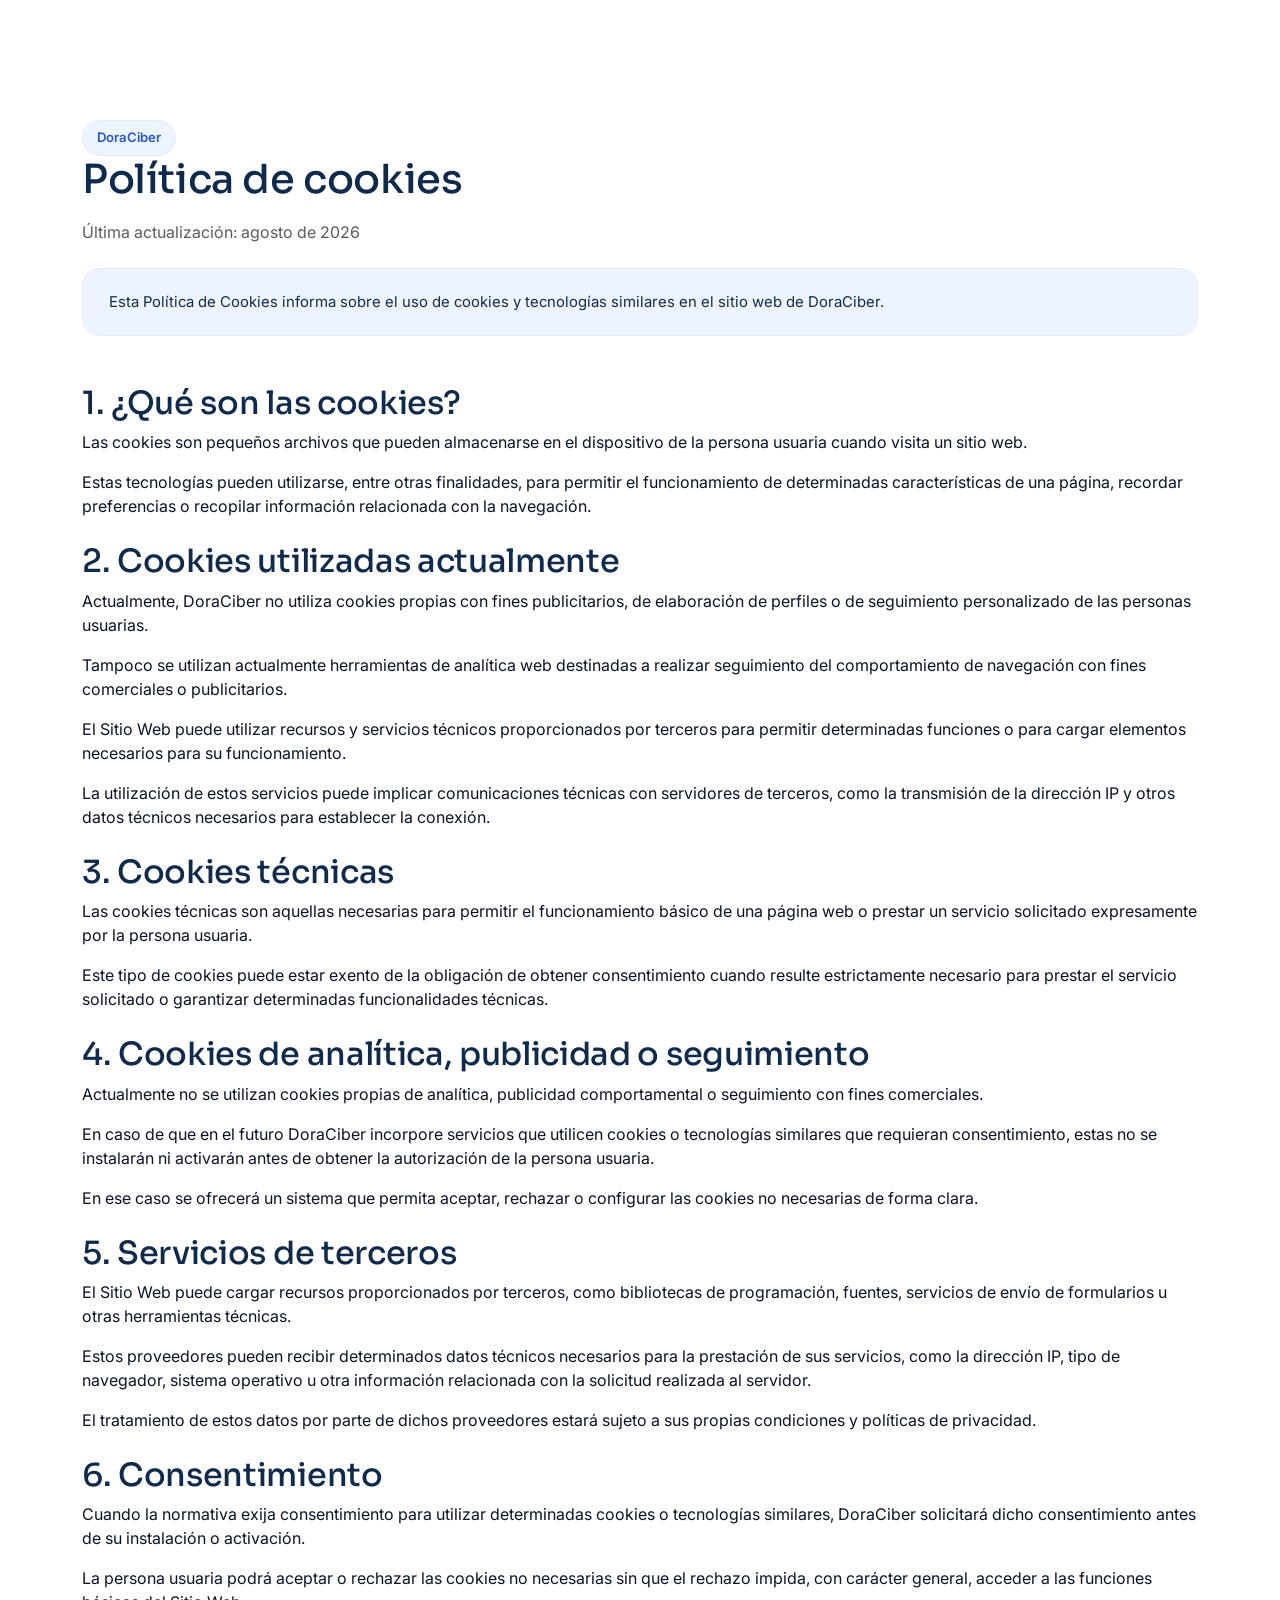
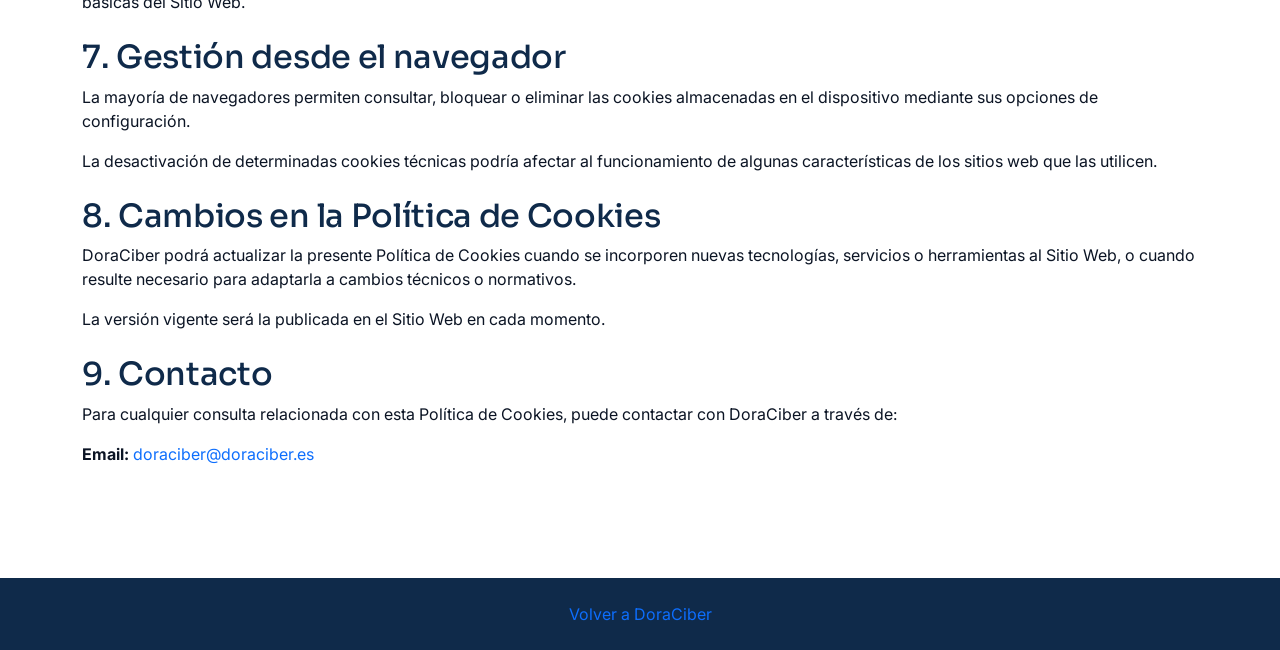
<file: cookies.html>
<!DOCTYPE html>
<html lang="es">

<head>
<meta charset="UTF-8">
<meta name="viewport" content="width=device-width, initial-scale=1.0">

<title>Política de cookies · DoraCiber</title>

<link rel="preconnect" href="https://fonts.googleapis.com">
<link rel="preconnect" href="https://fonts.gstatic.com" crossorigin>

<link href="https://fonts.googleapis.com/css2?family=Sora:wght@400;600;700;800&display=swap" rel="stylesheet">
<link href="https://fonts.googleapis.com/css2?family=Inter:wght@400;500;600;700&display=swap" rel="stylesheet">

<link href="https://cdn.jsdelivr.net/npm/bootstrap@5.3.3/dist/css/bootstrap.min.css" rel="stylesheet">

<link rel="stylesheet" href="css/style.css">
</head>

<body>

<main class="section" style="padding-top:120px;">

    <div class="container">

        <span class="eyebrow eyebrow-dark">DoraCiber</span>

        <h1>Política de cookies</h1>

        <p class="text-muted mt-3">
            Última actualización: agosto de 2026
        </p>

        <div class="notice-box mt-4">
            <p>
                Esta Política de Cookies informa sobre el uso de cookies y
                tecnologías similares en el sitio web de DoraCiber.
            </p>
        </div>


        <h2 class="mt-5">1. ¿Qué son las cookies?</h2>

        <p>
            Las cookies son pequeños archivos que pueden almacenarse en el
            dispositivo de la persona usuaria cuando visita un sitio web.
        </p>

        <p>
            Estas tecnologías pueden utilizarse, entre otras finalidades,
            para permitir el funcionamiento de determinadas características
            de una página, recordar preferencias o recopilar información
            relacionada con la navegación.
        </p>


        <h2 class="mt-4">2. Cookies utilizadas actualmente</h2>

        <p>
            Actualmente, DoraCiber no utiliza cookies propias con fines
            publicitarios, de elaboración de perfiles o de seguimiento
            personalizado de las personas usuarias.
        </p>

        <p>
            Tampoco se utilizan actualmente herramientas de analítica web
            destinadas a realizar seguimiento del comportamiento de navegación
            con fines comerciales o publicitarios.
        </p>

        <p>
            El Sitio Web puede utilizar recursos y servicios técnicos
            proporcionados por terceros para permitir determinadas funciones
            o para cargar elementos necesarios para su funcionamiento.
        </p>

        <p>
            La utilización de estos servicios puede implicar comunicaciones
            técnicas con servidores de terceros, como la transmisión de la
            dirección IP y otros datos técnicos necesarios para establecer
            la conexión.
        </p>


        <h2 class="mt-4">3. Cookies técnicas</h2>

        <p>
            Las cookies técnicas son aquellas necesarias para permitir el
            funcionamiento básico de una página web o prestar un servicio
            solicitado expresamente por la persona usuaria.
        </p>

        <p>
            Este tipo de cookies puede estar exento de la obligación de obtener
            consentimiento cuando resulte estrictamente necesario para prestar
            el servicio solicitado o garantizar determinadas funcionalidades
            técnicas.
        </p>


        <h2 class="mt-4">4. Cookies de analítica, publicidad o seguimiento</h2>

        <p>
            Actualmente no se utilizan cookies propias de analítica,
            publicidad comportamental o seguimiento con fines comerciales.
        </p>

        <p>
            En caso de que en el futuro DoraCiber incorpore servicios que
            utilicen cookies o tecnologías similares que requieran
            consentimiento, estas no se instalarán ni activarán antes de
            obtener la autorización de la persona usuaria.
        </p>

        <p>
            En ese caso se ofrecerá un sistema que permita aceptar, rechazar
            o configurar las cookies no necesarias de forma clara.
        </p>


        <h2 class="mt-4">5. Servicios de terceros</h2>

        <p>
            El Sitio Web puede cargar recursos proporcionados por terceros,
            como bibliotecas de programación, fuentes, servicios de envío
            de formularios u otras herramientas técnicas.
        </p>

        <p>
            Estos proveedores pueden recibir determinados datos técnicos
            necesarios para la prestación de sus servicios, como la dirección
            IP, tipo de navegador, sistema operativo u otra información
            relacionada con la solicitud realizada al servidor.
        </p>

        <p>
            El tratamiento de estos datos por parte de dichos proveedores
            estará sujeto a sus propias condiciones y políticas de privacidad.
        </p>


        <h2 class="mt-4">6. Consentimiento</h2>

        <p>
            Cuando la normativa exija consentimiento para utilizar determinadas
            cookies o tecnologías similares, DoraCiber solicitará dicho
            consentimiento antes de su instalación o activación.
        </p>

        <p>
            La persona usuaria podrá aceptar o rechazar las cookies no
            necesarias sin que el rechazo impida, con carácter general,
            acceder a las funciones básicas del Sitio Web.
        </p>


        <h2 class="mt-4">7. Gestión desde el navegador</h2>

        <p>
            La mayoría de navegadores permiten consultar, bloquear o eliminar
            las cookies almacenadas en el dispositivo mediante sus opciones
            de configuración.
        </p>

        <p>
            La desactivación de determinadas cookies técnicas podría afectar
            al funcionamiento de algunas características de los sitios web
            que las utilicen.
        </p>


        <h2 class="mt-4">8. Cambios en la Política de Cookies</h2>

        <p>
            DoraCiber podrá actualizar la presente Política de Cookies cuando
            se incorporen nuevas tecnologías, servicios o herramientas al
            Sitio Web, o cuando resulte necesario para adaptarla a cambios
            técnicos o normativos.
        </p>

        <p>
            La versión vigente será la publicada en el Sitio Web en cada
            momento.
        </p>


        <h2 class="mt-4">9. Contacto</h2>

        <p>
            Para cualquier consulta relacionada con esta Política de Cookies,
            puede contactar con DoraCiber a través de:
        </p>

        <p>
            <strong>Email:</strong>
            <a href="mailto:doraciber@doraciber.es">
                doraciber@doraciber.es
            </a>
        </p>

    </div>

</main>


<footer class="footer">

    <div class="container text-center py-4">

        <a href="index.html">Volver a DoraCiber</a>

    </div>

</footer>

</body>

</html>
</file>
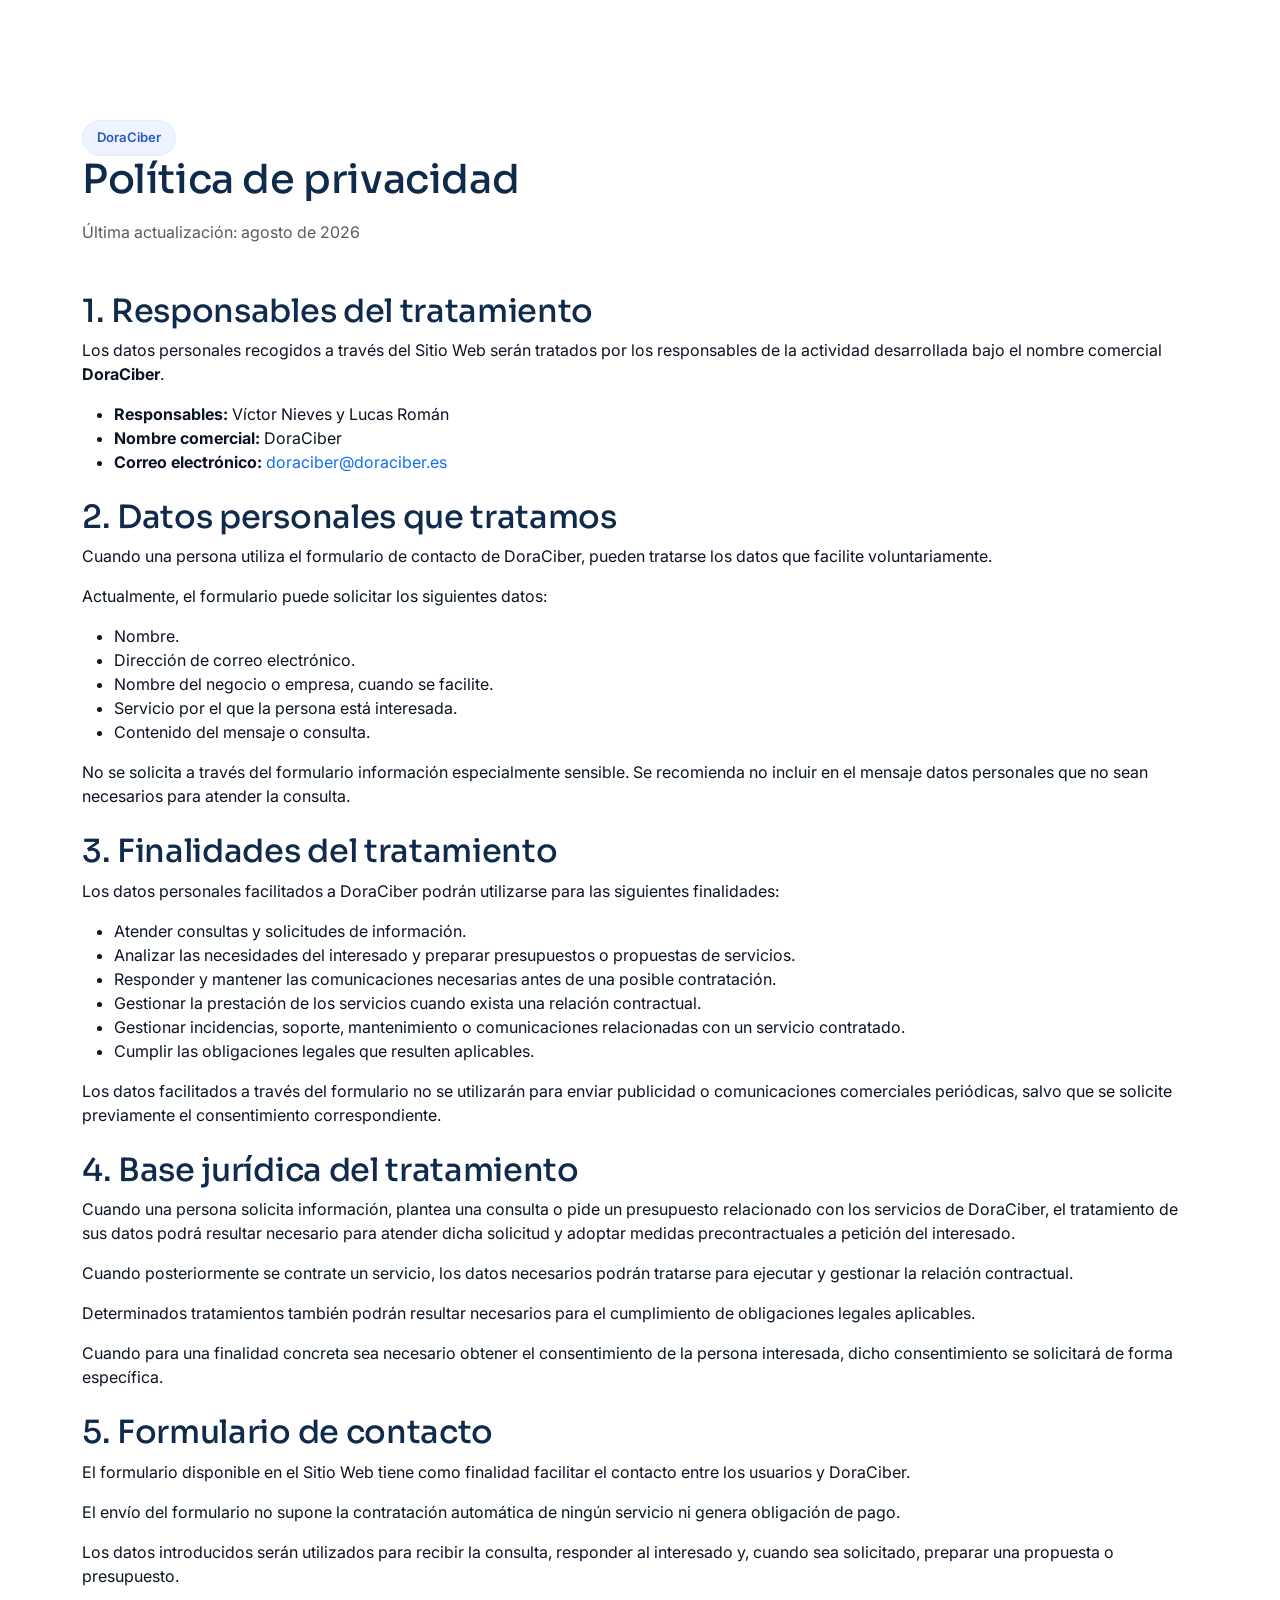
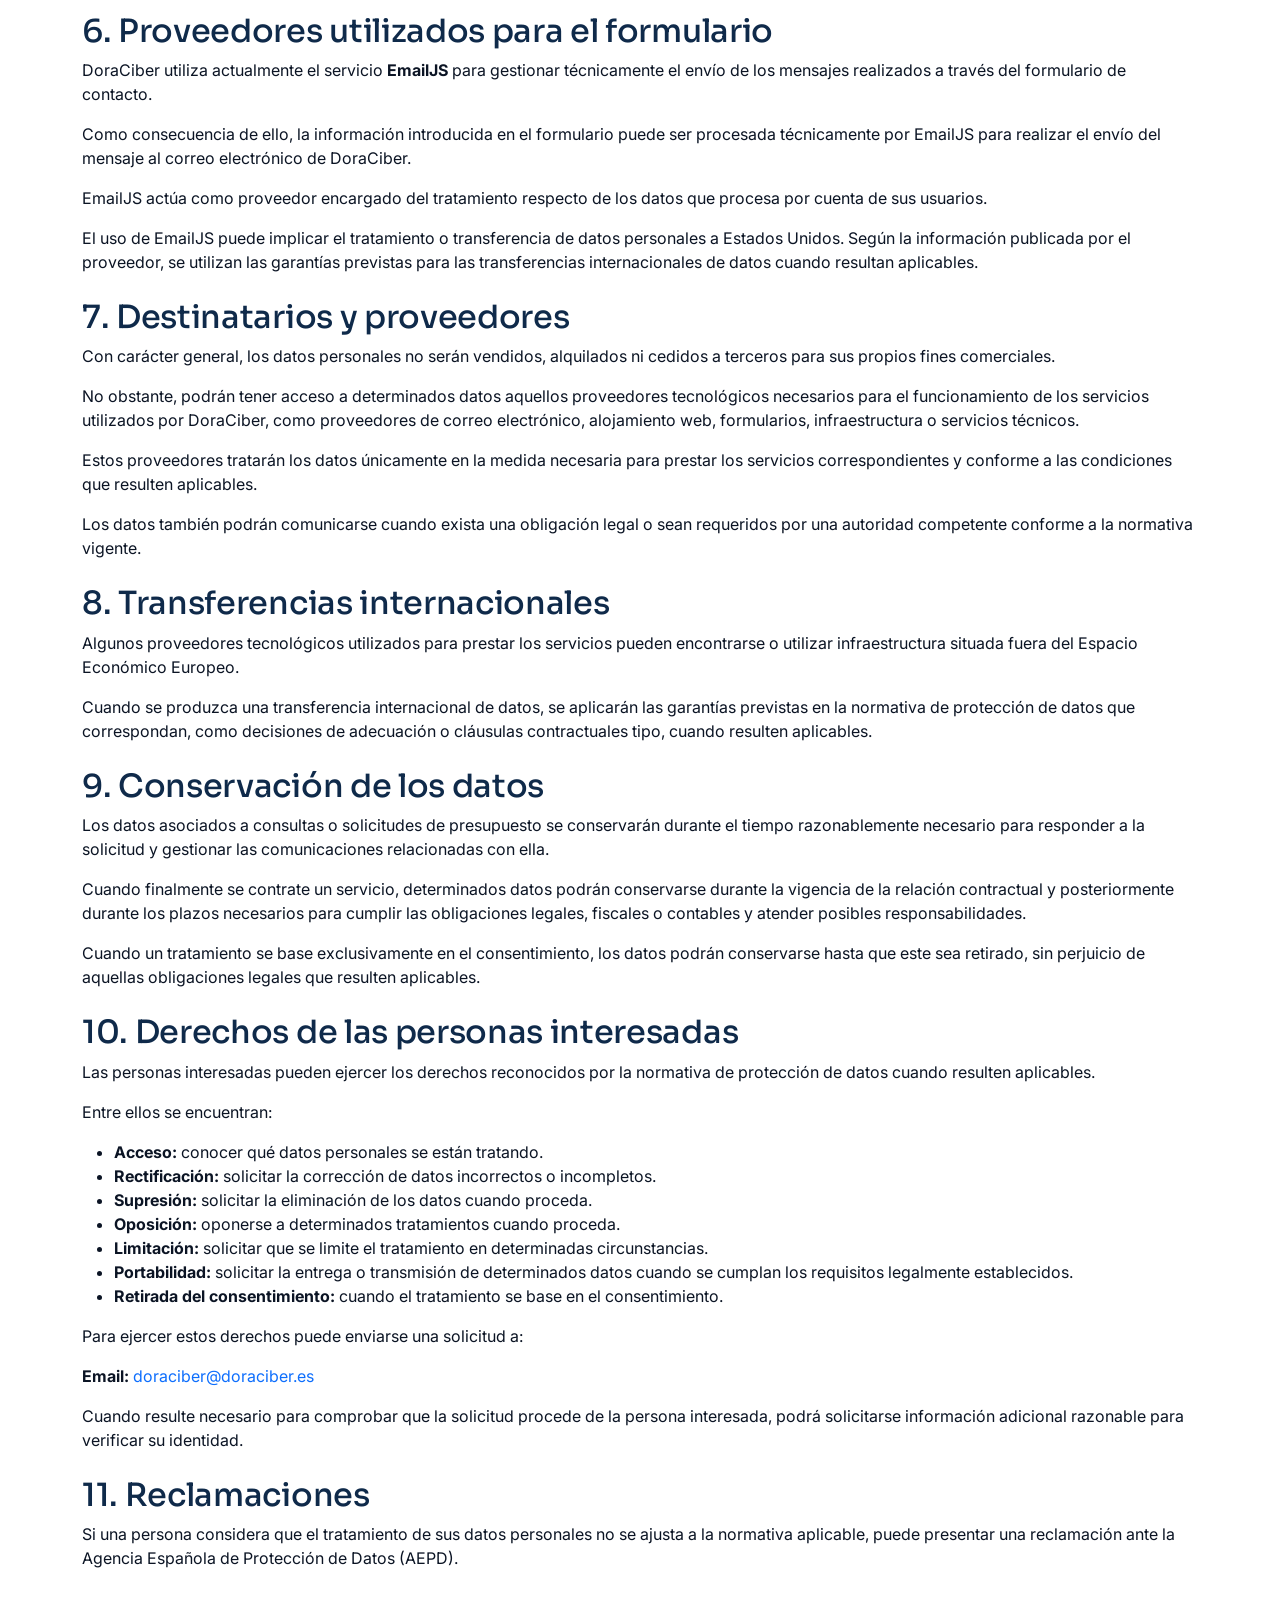
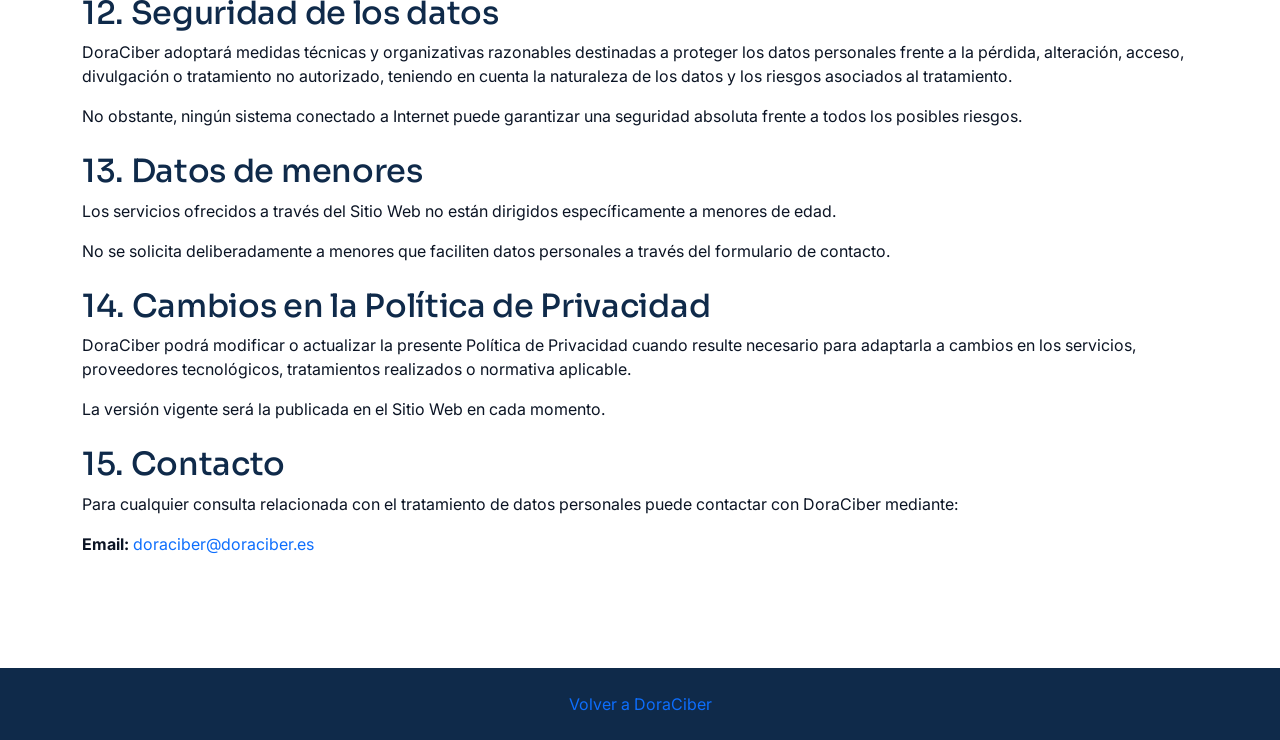
<file: privacidad.html>
<!DOCTYPE html>
<html lang="es">

<head>
<meta charset="UTF-8">
<meta name="viewport" content="width=device-width, initial-scale=1.0">

<title>Política de privacidad · DoraCiber</title>

<link rel="preconnect" href="https://fonts.googleapis.com">
<link rel="preconnect" href="https://fonts.gstatic.com" crossorigin>

<link href="https://fonts.googleapis.com/css2?family=Sora:wght@400;600;700;800&family=Inter:wght@400;500;600;700&display=swap" rel="stylesheet">

<link href="https://cdn.jsdelivr.net/npm/bootstrap@5.3.3/dist/css/bootstrap.min.css" rel="stylesheet">

<link rel="stylesheet" href="css/style.css">
</head>

<body>

<main class="section" style="padding-top:120px;">

    <div class="container">

        <span class="eyebrow eyebrow-dark">DoraCiber</span>

        <h1>Política de privacidad</h1>

        <p class="text-muted mt-3">
            Última actualización: agosto de 2026
        </p>


        <!-- ===================== RESPONSABLE ===================== -->

        <h2 class="mt-5">1. Responsables del tratamiento</h2>

        <p>
            Los datos personales recogidos a través del Sitio Web serán
            tratados por los responsables de la actividad desarrollada
            bajo el nombre comercial <strong>DoraCiber</strong>.
        </p>

        <ul>
            <li>
                <strong>Responsables:</strong>
                Víctor Nieves y Lucas Román
            </li>

            <li>
                <strong>Nombre comercial:</strong>
                DoraCiber
            </li>

            <li>
                <strong>Correo electrónico:</strong>
                <a href="mailto:doraciber@doraciber.es">
                    doraciber@doraciber.es
                </a>
            </li>
        </ul>


        <!-- ===================== DATOS TRATADOS ===================== -->

        <h2 class="mt-4">2. Datos personales que tratamos</h2>

        <p>
            Cuando una persona utiliza el formulario de contacto de DoraCiber,
            pueden tratarse los datos que facilite voluntariamente.
        </p>

        <p>
            Actualmente, el formulario puede solicitar los siguientes datos:
        </p>

        <ul>
            <li>Nombre.</li>
            <li>Dirección de correo electrónico.</li>
            <li>Nombre del negocio o empresa, cuando se facilite.</li>
            <li>Servicio por el que la persona está interesada.</li>
            <li>Contenido del mensaje o consulta.</li>
        </ul>

        <p>
            No se solicita a través del formulario información especialmente
            sensible. Se recomienda no incluir en el mensaje datos personales
            que no sean necesarios para atender la consulta.
        </p>


        <!-- ===================== FINALIDADES ===================== -->

        <h2 class="mt-4">3. Finalidades del tratamiento</h2>

        <p>
            Los datos personales facilitados a DoraCiber podrán utilizarse
            para las siguientes finalidades:
        </p>

        <ul>
            <li>
                Atender consultas y solicitudes de información.
            </li>

            <li>
                Analizar las necesidades del interesado y preparar
                presupuestos o propuestas de servicios.
            </li>

            <li>
                Responder y mantener las comunicaciones necesarias antes
                de una posible contratación.
            </li>

            <li>
                Gestionar la prestación de los servicios cuando exista
                una relación contractual.
            </li>

            <li>
                Gestionar incidencias, soporte, mantenimiento o comunicaciones
                relacionadas con un servicio contratado.
            </li>

            <li>
                Cumplir las obligaciones legales que resulten aplicables.
            </li>
        </ul>

        <p>
            Los datos facilitados a través del formulario no se utilizarán
            para enviar publicidad o comunicaciones comerciales periódicas,
            salvo que se solicite previamente el consentimiento correspondiente.
        </p>


        <!-- ===================== BASE JURÍDICA ===================== -->

        <h2 class="mt-4">4. Base jurídica del tratamiento</h2>

        <p>
            Cuando una persona solicita información, plantea una consulta
            o pide un presupuesto relacionado con los servicios de DoraCiber,
            el tratamiento de sus datos podrá resultar necesario para atender
            dicha solicitud y adoptar medidas precontractuales a petición
            del interesado.
        </p>

        <p>
            Cuando posteriormente se contrate un servicio, los datos necesarios
            podrán tratarse para ejecutar y gestionar la relación contractual.
        </p>

        <p>
            Determinados tratamientos también podrán resultar necesarios
            para el cumplimiento de obligaciones legales aplicables.
        </p>

        <p>
            Cuando para una finalidad concreta sea necesario obtener el
            consentimiento de la persona interesada, dicho consentimiento
            se solicitará de forma específica.
        </p>


        <!-- ===================== FORMULARIO ===================== -->

        <h2 class="mt-4">5. Formulario de contacto</h2>

        <p>
            El formulario disponible en el Sitio Web tiene como finalidad
            facilitar el contacto entre los usuarios y DoraCiber.
        </p>

        <p>
            El envío del formulario no supone la contratación automática
            de ningún servicio ni genera obligación de pago.
        </p>

        <p>
            Los datos introducidos serán utilizados para recibir la consulta,
            responder al interesado y, cuando sea solicitado, preparar una
            propuesta o presupuesto.
        </p>


        <!-- ===================== EMAILJS ===================== -->

        <h2 class="mt-4">6. Proveedores utilizados para el formulario</h2>

        <p>
            DoraCiber utiliza actualmente el servicio
            <strong>EmailJS</strong> para gestionar técnicamente el envío
            de los mensajes realizados a través del formulario de contacto.
        </p>

        <p>
            Como consecuencia de ello, la información introducida en el
            formulario puede ser procesada técnicamente por EmailJS para
            realizar el envío del mensaje al correo electrónico de DoraCiber.
        </p>

        <p>
            EmailJS actúa como proveedor encargado del tratamiento respecto
            de los datos que procesa por cuenta de sus usuarios.
        </p>

        <p>
            El uso de EmailJS puede implicar el tratamiento o transferencia
            de datos personales a Estados Unidos. Según la información
            publicada por el proveedor, se utilizan las garantías previstas
            para las transferencias internacionales de datos cuando resultan
            aplicables.
        </p>


        <!-- ===================== DESTINATARIOS ===================== -->

        <h2 class="mt-4">7. Destinatarios y proveedores</h2>

        <p>
            Con carácter general, los datos personales no serán vendidos,
            alquilados ni cedidos a terceros para sus propios fines comerciales.
        </p>

        <p>
            No obstante, podrán tener acceso a determinados datos aquellos
            proveedores tecnológicos necesarios para el funcionamiento
            de los servicios utilizados por DoraCiber, como proveedores
            de correo electrónico, alojamiento web, formularios,
            infraestructura o servicios técnicos.
        </p>

        <p>
            Estos proveedores tratarán los datos únicamente en la medida
            necesaria para prestar los servicios correspondientes y conforme
            a las condiciones que resulten aplicables.
        </p>

        <p>
            Los datos también podrán comunicarse cuando exista una obligación
            legal o sean requeridos por una autoridad competente conforme
            a la normativa vigente.
        </p>


        <!-- ===================== TRANSFERENCIAS ===================== -->

        <h2 class="mt-4">8. Transferencias internacionales</h2>

        <p>
            Algunos proveedores tecnológicos utilizados para prestar los
            servicios pueden encontrarse o utilizar infraestructura situada
            fuera del Espacio Económico Europeo.
        </p>

        <p>
            Cuando se produzca una transferencia internacional de datos,
            se aplicarán las garantías previstas en la normativa de protección
            de datos que correspondan, como decisiones de adecuación o
            cláusulas contractuales tipo, cuando resulten aplicables.
        </p>


        <!-- ===================== CONSERVACIÓN ===================== -->

        <h2 class="mt-4">9. Conservación de los datos</h2>

        <p>
            Los datos asociados a consultas o solicitudes de presupuesto
            se conservarán durante el tiempo razonablemente necesario para
            responder a la solicitud y gestionar las comunicaciones
            relacionadas con ella.
        </p>

        <p>
            Cuando finalmente se contrate un servicio, determinados datos
            podrán conservarse durante la vigencia de la relación contractual
            y posteriormente durante los plazos necesarios para cumplir las
            obligaciones legales, fiscales o contables y atender posibles
            responsabilidades.
        </p>

        <p>
            Cuando un tratamiento se base exclusivamente en el consentimiento,
            los datos podrán conservarse hasta que este sea retirado, sin
            perjuicio de aquellas obligaciones legales que resulten aplicables.
        </p>


        <!-- ===================== DERECHOS ===================== -->

        <h2 class="mt-4">10. Derechos de las personas interesadas</h2>

        <p>
            Las personas interesadas pueden ejercer los derechos reconocidos
            por la normativa de protección de datos cuando resulten aplicables.
        </p>

        <p>
            Entre ellos se encuentran:
        </p>

        <ul>
            <li>
                <strong>Acceso:</strong>
                conocer qué datos personales se están tratando.
            </li>

            <li>
                <strong>Rectificación:</strong>
                solicitar la corrección de datos incorrectos o incompletos.
            </li>

            <li>
                <strong>Supresión:</strong>
                solicitar la eliminación de los datos cuando proceda.
            </li>

            <li>
                <strong>Oposición:</strong>
                oponerse a determinados tratamientos cuando proceda.
            </li>

            <li>
                <strong>Limitación:</strong>
                solicitar que se limite el tratamiento en determinadas
                circunstancias.
            </li>

            <li>
                <strong>Portabilidad:</strong>
                solicitar la entrega o transmisión de determinados datos
                cuando se cumplan los requisitos legalmente establecidos.
            </li>

            <li>
                <strong>Retirada del consentimiento:</strong>
                cuando el tratamiento se base en el consentimiento.
            </li>
        </ul>

        <p>
            Para ejercer estos derechos puede enviarse una solicitud a:
        </p>

        <p>
            <strong>Email:</strong>
            <a href="mailto:doraciber@doraciber.es">
                doraciber@doraciber.es
            </a>
        </p>

        <p>
            Cuando resulte necesario para comprobar que la solicitud procede
            de la persona interesada, podrá solicitarse información adicional
            razonable para verificar su identidad.
        </p>


        <!-- ===================== RECLAMACIONES ===================== -->

        <h2 class="mt-4">11. Reclamaciones</h2>

        <p>
            Si una persona considera que el tratamiento de sus datos personales
            no se ajusta a la normativa aplicable, puede presentar una
            reclamación ante la Agencia Española de Protección de Datos (AEPD).
        </p>


        <!-- ===================== SEGURIDAD ===================== -->

        <h2 class="mt-4">12. Seguridad de los datos</h2>

        <p>
            DoraCiber adoptará medidas técnicas y organizativas razonables
            destinadas a proteger los datos personales frente a la pérdida,
            alteración, acceso, divulgación o tratamiento no autorizado,
            teniendo en cuenta la naturaleza de los datos y los riesgos
            asociados al tratamiento.
        </p>

        <p>
            No obstante, ningún sistema conectado a Internet puede garantizar
            una seguridad absoluta frente a todos los posibles riesgos.
        </p>


        <!-- ===================== MENORES ===================== -->

        <h2 class="mt-4">13. Datos de menores</h2>

        <p>
            Los servicios ofrecidos a través del Sitio Web no están dirigidos
            específicamente a menores de edad.
        </p>

        <p>
            No se solicita deliberadamente a menores que faciliten datos
            personales a través del formulario de contacto.
        </p>


        <!-- ===================== MODIFICACIONES ===================== -->

        <h2 class="mt-4">14. Cambios en la Política de Privacidad</h2>

        <p>
            DoraCiber podrá modificar o actualizar la presente Política de
            Privacidad cuando resulte necesario para adaptarla a cambios en
            los servicios, proveedores tecnológicos, tratamientos realizados
            o normativa aplicable.
        </p>

        <p>
            La versión vigente será la publicada en el Sitio Web en cada
            momento.
        </p>


        <!-- ===================== CONTACTO ===================== -->

        <h2 class="mt-4">15. Contacto</h2>

        <p>
            Para cualquier consulta relacionada con el tratamiento de datos
            personales puede contactar con DoraCiber mediante:
        </p>

        <p>
            <strong>Email:</strong>
            <a href="mailto:doraciber@doraciber.es">
                doraciber@doraciber.es
            </a>
        </p>

    </div>

</main>


<footer class="footer">

    <div class="container text-center py-4">

        <a href="index.html">Volver a DoraCiber</a>

    </div>

</footer>

</body>

</html>
</file>
<file: css/style.css>
/* =========================================================
   DoraCiber — tema azul/blanco profesional
   Tipografía: Sora (titulares) + Inter (texto)
   ========================================================= */

:root {
  --ink: #0B1424;
  --navy: #0F2A4A;
  --navy-700: #14355E;
  --blue: #2F6FED;
  --blue-600: #2557C7;
  --sky: #5FA8FF;
  --blue-tint: #EEF4FF;
  --blue-tint-2: #E1EBFF;
  --gray-600: #5B6472;
  --gray-300: #DCE3EE;
  --white: #FFFFFF;

  --radius-lg: 18px;
  --radius-md: 12px;

  --shadow-soft: 0 10px 30px -12px rgba(15, 42, 74, 0.18);
  --shadow-hover: 0 18px 40px -14px rgba(15, 42, 74, 0.28);
}

/* ===================== BASE ===================== */

* {
  box-sizing: border-box;
}

html {
  scroll-behavior: smooth;
}

body {
  margin: 0;
  font-family: "Inter", system-ui, sans-serif;
  color: var(--ink);
  background: var(--white);
  -webkit-font-smoothing: antialiased;
}

h1,
h2,
h3,
.brand-mark {
  font-family: "Sora", "Inter", sans-serif;
  color: var(--navy);
  letter-spacing: -0.01em;
}

a {
  text-decoration: none;
}

.text-accent {
  color: var(--blue);
}

::selection {
  background: var(--blue);
  color: #fff;
}

@media (prefers-reduced-motion: reduce) {
  *,
  *::before,
  *::after {
    animation-duration: 0.001ms !important;
    animation-iteration-count: 1 !important;
    transition-duration: 0.001ms !important;
    scroll-behavior: auto !important;
  }
}

/* ===================== NAVBAR ===================== */

#mainNav {
  padding: 18px 0;
  background: rgba(255, 255, 255, 0);
  transition:
    background 0.25s ease,
    box-shadow 0.25s ease,
    padding 0.25s ease;
  z-index: 1030;
}

#mainNav.scrolled {
  background: rgba(255, 255, 255, 0.92);
  backdrop-filter: blur(10px);
  -webkit-backdrop-filter: blur(10px);
  box-shadow: 0 2px 20px rgba(15, 42, 74, 0.08);
  padding: 10px 0;
}

.brand-mark {
  font-weight: 700;
  font-size: 1.35rem;
  color: var(--navy);
}

#mainNav .nav-link {
  color: var(--navy);
  font-weight: 500;
  font-size: 0.95rem;
  padding: 8px 14px !important;
  position: relative;
}

#mainNav .nav-link::after {
  content: "";
  position: absolute;
  left: 14px;
  right: 14px;
  bottom: 2px;
  height: 2px;
  background: var(--blue);
  transform: scaleX(0);
  transform-origin: left;
  transition: transform 0.2s ease;
}

#mainNav .nav-link:hover::after,
#mainNav .nav-link:focus-visible::after {
  transform: scaleX(1);
}

#mainNav .navbar-toggler {
  border-color: var(--gray-300);
}

#mainNav .navbar-toggler:focus {
  box-shadow: 0 0 0 3px rgba(47, 111, 237, 0.15);
}

/* ===================== BOTONES ===================== */

.btn-accent {
  background: var(--blue);
  border: 1px solid var(--blue);
  color: #fff;
  font-weight: 600;
  border-radius: 999px;
  transition:
    background 0.2s ease,
    transform 0.2s ease,
    box-shadow 0.2s ease;
}

.btn-accent:hover,
.btn-accent:focus-visible {
  background: var(--blue-600);
  border-color: var(--blue-600);
  color: #fff;
  transform: translateY(-1px);
  box-shadow: 0 10px 24px -8px rgba(47, 111, 237, 0.5);
}

.btn-outline-nav {
  background: transparent;
  border: 1.5px solid var(--navy);
  color: var(--navy);
  font-weight: 600;
  border-radius: 999px;
  transition: all 0.2s ease;
}

.btn-outline-nav:hover,
.btn-outline-nav:focus-visible {
  background: var(--navy);
  border-color: var(--navy);
  color: #fff;
}

/* ===================== HERO ===================== */

.hero {
  position: relative;
  padding-top: 130px;
  background: linear-gradient(
    180deg,
    var(--blue-tint) 0%,
    #FFFFFF 65%
  );
  overflow: hidden;
}

.hero-grid {
  position: absolute;
  inset: 0;
  background-image:
    linear-gradient(
      rgba(15, 42, 74, 0.05) 1px,
      transparent 1px
    ),
    linear-gradient(
      90deg,
      rgba(15, 42, 74, 0.05) 1px,
      transparent 1px
    );
  background-size: 42px 42px;
  mask-image: radial-gradient(
    ellipse 80% 60% at 30% 20%,
    black 40%,
    transparent 80%
  );
  -webkit-mask-image: radial-gradient(
    ellipse 80% 60% at 30% 20%,
    black 40%,
    transparent 80%
  );
  pointer-events: none;
}

.eyebrow {
  display: inline-flex;
  align-items: center;
  gap: 8px;
  font-size: 0.82rem;
  font-weight: 600;
  color: var(--blue-600);
  background: #fff;
  border: 1px solid var(--gray-300);
  padding: 7px 14px;
  border-radius: 999px;
  box-shadow: var(--shadow-soft);
}

.eyebrow-dark {
  color: var(--blue-600);
  background: var(--blue-tint);
  border: 1px solid var(--blue-tint-2);
  box-shadow: none;
}

.hero-title {
  font-size: clamp(2.1rem, 4vw, 3.2rem);
  font-weight: 700;
  line-height: 1.12;
  margin: 20px 0 18px;
}

.hero-lead {
  font-size: 1.08rem;
  color: var(--gray-600);
  max-width: 46ch;
}

.hero-stats {
  max-width: 420px;
}

.stat-num {
  font-family: "Sora", sans-serif;
  font-size: 1.6rem;
  font-weight: 700;
  color: var(--navy);
}

.stat-label {
  font-size: 0.78rem;
  color: var(--gray-600);
}

/* ===================== BROWSER MOCK ===================== */

.hero-panel {
  position: relative;
  max-width: 480px;
  margin: 0 auto;
}

.browser-mock {
  background: var(--navy);
  border-radius: var(--radius-lg);
  box-shadow: var(--shadow-hover);
  overflow: hidden;
  transform: rotate(-1.2deg);
}

.browser-bar {
  display: flex;
  align-items: center;
  gap: 8px;
  padding: 12px 16px;
  background: var(--navy-700);
}

.dot {
  width: 9px;
  height: 9px;
  border-radius: 50%;
  display: inline-block;
}

.dot-red {
  background: #FF6B6B;
}

.dot-yellow {
  background: #FFD166;
}

.dot-green {
  background: #5FD68C;
}

.browser-url {
  margin-left: 10px;
  font-size: 0.75rem;
  color: #B7C6DE;
  background: rgba(255, 255, 255, 0.06);
  padding: 4px 10px;
  border-radius: 999px;
  display: flex;
  align-items: center;
  gap: 6px;
}

.browser-body {
  padding: 24px 20px 28px;
  font-family: "SFMono-Regular", Menlo, Consolas, monospace;
  font-size: 0.82rem;
  line-height: 1.9;
}

.code-line {
  color: #DDE7F7;
  white-space: pre;
}

.code-tag {
  color: #7FB6FF;
}

.code-attr {
  color: #FFC98B;
}

.code-str {
  color: #7EE7B8;
}

.code-comment {
  color: #6C87AC;
  font-style: italic;
}

.floating-card {
  position: absolute;
  display: flex;
  align-items: center;
  gap: 12px;
  background: #fff;
  border-radius: var(--radius-md);
  box-shadow: var(--shadow-hover);
  padding: 12px 16px;
  font-size: 0.8rem;
}

.floating-card i {
  font-size: 1.35rem;
  color: var(--blue);
}

.floating-card strong {
  display: block;
  font-size: 0.85rem;
  color: var(--navy);
}

.floating-card span {
  color: var(--gray-600);
}

.card-qr {
  top: -20px;
  right: -18px;
}

.card-link {
  bottom: -18px;
  left: -14px;
}

@media (max-width: 991px) {
  .floating-card {
    position: static;
    margin-top: 14px;
    box-shadow: var(--shadow-soft);
  }

  .hero-panel {
    max-width: 100%;
  }
}

/* ===================== SECTIONS ===================== */

.section {
  padding: 96px 0;
}

.section-tint {
  background: var(--blue-tint);
}

.section-head {
  max-width: 640px;
}

.section-head h2 {
  font-size: clamp(1.7rem, 2.6vw, 2.3rem);
  font-weight: 700;
  margin: 14px 0 10px;
}

.section-head p {
  color: var(--gray-600);
  font-size: 1.02rem;
}

/* ===================== SERVICE CARDS ===================== */

.service-card {
  background: #fff;
  border: 1px solid var(--gray-300);
  border-radius: var(--radius-lg);
  padding: 32px 28px;
  height: 100%;
  display: flex;
  flex-direction: column;
  transition:
    transform 0.25s ease,
    box-shadow 0.25s ease,
    border-color 0.25s ease;
}

.service-card:hover {
  transform: translateY(-6px);
  box-shadow: var(--shadow-hover);
  border-color: transparent;
}

.service-icon {
  width: 52px;
  height: 52px;
  border-radius: var(--radius-md);
  background: var(--blue-tint);
  color: var(--blue);
  display: flex;
  align-items: center;
  justify-content: center;
  font-size: 1.35rem;
  margin-bottom: 18px;
}

.service-card h3 {
  font-size: 1.25rem;
  margin-bottom: 8px;
}

.service-card p {
  color: var(--gray-600);
  font-size: 0.94rem;
  margin-bottom: 18px;
}

.service-price {
  margin-top: auto;
  font-family: "Sora", sans-serif;
  font-weight: 700;
  font-size: 1.4rem;
  color: var(--navy);
  padding-top: 16px;
  border-top: 1px dashed var(--gray-300);
}

.check-list {
  list-style: none;
  padding: 0;
  margin: 0 0 12px;
}

.check-list li {
  display: flex;
  align-items: flex-start;
  gap: 8px;
  font-size: 0.92rem;
  color: var(--ink);
  margin-bottom: 9px;
}

.check-list i {
  color: var(--blue);
  margin-top: 3px;
}

/* ===================== PLAN CARDS ===================== */

.plan-card {
  background: #fff;
  border: 1px solid var(--gray-300);
  border-radius: var(--radius-lg);
  padding: 34px 28px;
  display: flex;
  flex-direction: column;
  position: relative;
  transition:
    transform 0.25s ease,
    box-shadow 0.25s ease;
}

.plan-card:hover {
  transform: translateY(-6px);
  box-shadow: var(--shadow-soft);
}

.plan-card h3 {
  font-size: 1.2rem;
  margin-bottom: 6px;
}

.plan-sub {
  color: var(--gray-600);
  font-size: 0.88rem;
  margin-bottom: 18px;
}

.plan-price {
  font-family: "Sora", sans-serif;
  font-weight: 700;
  font-size: 2.1rem;
  color: var(--navy);
  margin-bottom: 4px;
}

.plan-price span {
  font-size: 1rem;
  font-weight: 600;
  color: var(--gray-600);
}

.plan-card-popular {
  border: 2px solid var(--blue);
  box-shadow: var(--shadow-hover);
  transform: scale(1.02);
}

.plan-card-popular:hover {
  transform: scale(1.02) translateY(-6px);
}

.plan-badge {
  position: absolute;
  top: -14px;
  left: 50%;
  transform: translateX(-50%);
  background: var(--blue);
  color: #fff;
  font-size: 0.72rem;
  font-weight: 700;
  letter-spacing: 0.04em;
  text-transform: uppercase;
  padding: 6px 16px;
  border-radius: 999px;
  box-shadow: 0 6px 16px -6px rgba(47, 111, 237, 0.6);
}

/* ===================== PROCESO ===================== */

.process-row {
  position: relative;
}

.process-step {
  background: #fff;
  border: 1px solid var(--gray-300);
  border-radius: var(--radius-lg);
  padding: 30px 26px;
  height: 100%;
}

.process-num {
  font-family: "Sora", sans-serif;
  font-weight: 800;
  font-size: 2.2rem;
  color: var(--blue-tint-2);
  -webkit-text-stroke: 1.5px var(--blue);
  margin-bottom: 10px;
}

.process-step h3 {
  font-size: 1.1rem;
  margin-bottom: 8px;
}

.process-step p {
  color: var(--gray-600);
  font-size: 0.92rem;
  margin: 0;
}

.availability-banner {
  display: flex;
  align-items: center;
  gap: 16px;
  background: var(--navy);
  color: #EAF1FF;
  border-radius: var(--radius-lg);
  padding: 22px 28px;
}

.availability-banner i {
  font-size: 1.6rem;
  color: var(--sky);
}

.availability-banner p {
  margin: 0;
  font-size: 0.96rem;
}

.availability-banner strong {
  color: #fff;
}

/* ===================== WHY CARDS ===================== */

.why-card {
  background: #fff;
  border: 1px solid var(--gray-300);
  border-radius: var(--radius-lg);
  padding: 28px 26px;
  height: 100%;
  transition:
    transform 0.25s ease,
    box-shadow 0.25s ease;
}

.why-card:hover {
  transform: translateY(-4px);
  box-shadow: var(--shadow-soft);
}

.why-card i {
  font-size: 1.4rem;
  color: var(--blue);
  margin-bottom: 14px;
  display: block;
}

.why-card h3 {
  font-size: 1.05rem;
  margin-bottom: 8px;
}

.why-card p {
  color: var(--gray-600);
  font-size: 0.92rem;
  margin: 0;
}

.why-card-accent {
  background: var(--navy);
  border-color: var(--navy);
}

.why-card-accent h3,
.why-card-accent i {
  color: #fff;
}

.why-card-accent p {
  color: #C4D4EC;
}

.why-card-warning {
  border-color: #F3C58A;
  background: #FFF8EE;
}

.why-card-warning i {
  color: #C9822B;
}

.notice-box {
  display: flex;
  gap: 16px;
  align-items: flex-start;
  background: var(--blue-tint);
  border: 1px solid var(--blue-tint-2);
  border-radius: var(--radius-lg);
  padding: 22px 26px;
}

.notice-box i {
  font-size: 1.3rem;
  color: var(--blue-600);
  margin-top: 2px;
}

.notice-box p {
  margin: 0;
  color: var(--navy);
  font-size: 0.93rem;
}

/* ===================== CONTACTO ===================== */

.contact-info {
  list-style: none;
  padding: 0;
  margin: 0;
}

.contact-info li {
  display: flex;
  align-items: center;
  gap: 12px;
  font-size: 0.95rem;
  color: var(--navy);
  margin-bottom: 14px;
}

.contact-info i {
  color: var(--blue);
  font-size: 1.1rem;
}

.contact-form {
  background: #fff;
  border: 1px solid var(--gray-300);
  border-radius: var(--radius-lg);
  padding: 32px;
  box-shadow: var(--shadow-soft);
}

.contact-form .form-label {
  font-size: 0.85rem;
  font-weight: 600;
  color: var(--navy);
}

.contact-form .form-control,
.contact-form .form-select {
  border-radius: var(--radius-md);
  border: 1px solid var(--gray-300);
  padding: 10px 14px;
  font-size: 0.94rem;
}

.contact-form .form-control:focus,
.contact-form .form-select:focus {
  border-color: var(--blue);
  box-shadow: 0 0 0 3px rgba(47, 111, 237, 0.15);
}

.form-feedback {
  font-size: 0.88rem;
  font-weight: 600;
  color: var(--blue-600);
}

/* ===================== FOOTER ===================== */

.footer {
  background: var(--navy);
  color: #C4D4EC;
}

.footer .brand-mark {
  color: #fff;
}

.footer p {
  color: #C4D4EC;
}

.footer .legal-links {
  color: #C4D4EC;
}

.footer .legal-links a {
  color: #EAF1FF;
  transition: color 0.2s ease;
}

.footer .legal-links a:hover {
  color: #fff;
  text-decoration: underline;
}

/* ===================== SCROLL REVEAL ===================== */

[data-reveal] {
  opacity: 0;
  transform: translateY(18px);
  transition:
    opacity 0.6s ease,
    transform 0.6s ease;
}

[data-reveal].is-visible {
  opacity: 1;
  transform: translateY(0);
}

/* ===================== LOGO RESPONSIVE ===================== */

.logo {
  width: 220px;
  max-width: 100%;
  height: auto;
  display: block;
}

.logo-container {
  width: 100%;
  max-width: 220px;
}

.logo-container img {
  width: 100%;
  max-width: 100%;
  height: auto;
  display: block;
}

@media (max-width: 576px) {
  .logo {
    width: 170px;
    max-width: 80%;
  }

  .logo-container {
    max-width: 170px;
  }

  .contact-form {
    padding: 24px 20px;
  }

  .availability-banner {
    align-items: flex-start;
    padding: 20px;
  }
}
/* =========================================================
   MEJORAS RESPONSIVE ADICIONALES — TABLET Y MÓVIL
   (bloque nuevo, no modifica reglas anteriores)
   ========================================================= */

/* ===================== TABLET (<=991.98px) ===================== */

@media (max-width: 991.98px) {

  .section {
    padding: 72px 0;
  }

  #navMenu {
    background: #fff;
    border: 1px solid var(--gray-300);
    border-radius: var(--radius-md);
    box-shadow: var(--shadow-soft);
    padding: 10px 16px;
    margin-top: 14px;
  }

  #mainNav .nav-link {
    padding: 12px 6px !important;
    border-bottom: 1px solid var(--gray-300);
  }

  #mainNav .navbar-nav > li:last-child .nav-link {
    border-bottom: none;
  }

  #mainNav .nav-link::after {
    display: none;
  }

  #mainNav .nav-item.ms-lg-2 {
    margin-top: 10px;
    margin-bottom: 6px;
  }

  #mainNav .nav-item.ms-lg-2 .btn-accent {
    display: block;
    text-align: center;
  }

  .hero {
    padding-top: 110px;
  }

  .browser-mock {
    transform: rotate(0deg);
  }

  .hero-stats {
    max-width: 100%;
  }

  .plan-card-popular {
    transform: none;
  }

  .plan-card-popular:hover {
    transform: translateY(-6px);
  }
}

/* ===================== MÓVIL (<=767.98px) ===================== */

@media (max-width: 767.98px) {

  .section {
    padding: 56px 0;
  }

  .hero {
    padding-top: 100px;
    text-align: center;
  }

  .hero-lead {
    max-width: 100%;
    margin-left: auto;
    margin-right: auto;
  }

  .hero-stats {
    max-width: 380px;
    margin-left: auto;
    margin-right: auto;
  }

  .hero .d-flex.flex-wrap.gap-3.mt-4 {
    justify-content: center;
  }

  .service-card,
  .plan-card,
  .process-step,
  .why-card {
    padding: 26px 22px;
  }

  .availability-banner,
  .notice-box {
    padding: 18px 20px;
    gap: 12px;
  }

  .footer .container {
    text-align: center;
  }

  .footer .legal-links {
    line-height: 2;
  }

  .accordion-button {
    font-size: 0.95rem;
    padding: 14px 16px;
  }

  .plan-badge {
    top: -12px;
    font-size: 0.68rem;
    padding: 5px 14px;
  }
}

/* ===================== MÓVIL PEQUEÑO (<=575.98px) ===================== */

@media (max-width: 575.98px) {

  .hero-title {
    font-size: clamp(1.7rem, 8vw, 2.1rem);
  }

  .hero-lead {
    font-size: 1rem;
  }

  .hero .d-flex.flex-wrap.gap-3.mt-4 .btn-lg {
    width: 100%;
  }

  .stat-num {
    font-size: 1.25rem;
  }

  .stat-label {
    font-size: 0.7rem;
  }

  .browser-body {
    font-size: 0.72rem;
    padding: 20px 16px 22px;
  }

  .code-line {
    white-space: pre-wrap;
    word-break: break-word;
  }

  .plan-price {
    font-size: 1.8rem;
  }

  .section-head h2 {
    font-size: clamp(1.5rem, 6vw, 1.9rem);
  }

  .service-icon {
    width: 46px;
    height: 46px;
    font-size: 1.2rem;
  }

  .process-num {
    font-size: 1.8rem;
  }

  #mainNav .nav-item.ms-lg-2 .btn-accent {
    padding-top: 10px;
    padding-bottom: 10px;
  }
}

/* Evita cualquier desbordamiento horizontal residual en pantallas pequeñas */
html,
body {
  overflow-x: hidden;
}
</file>
